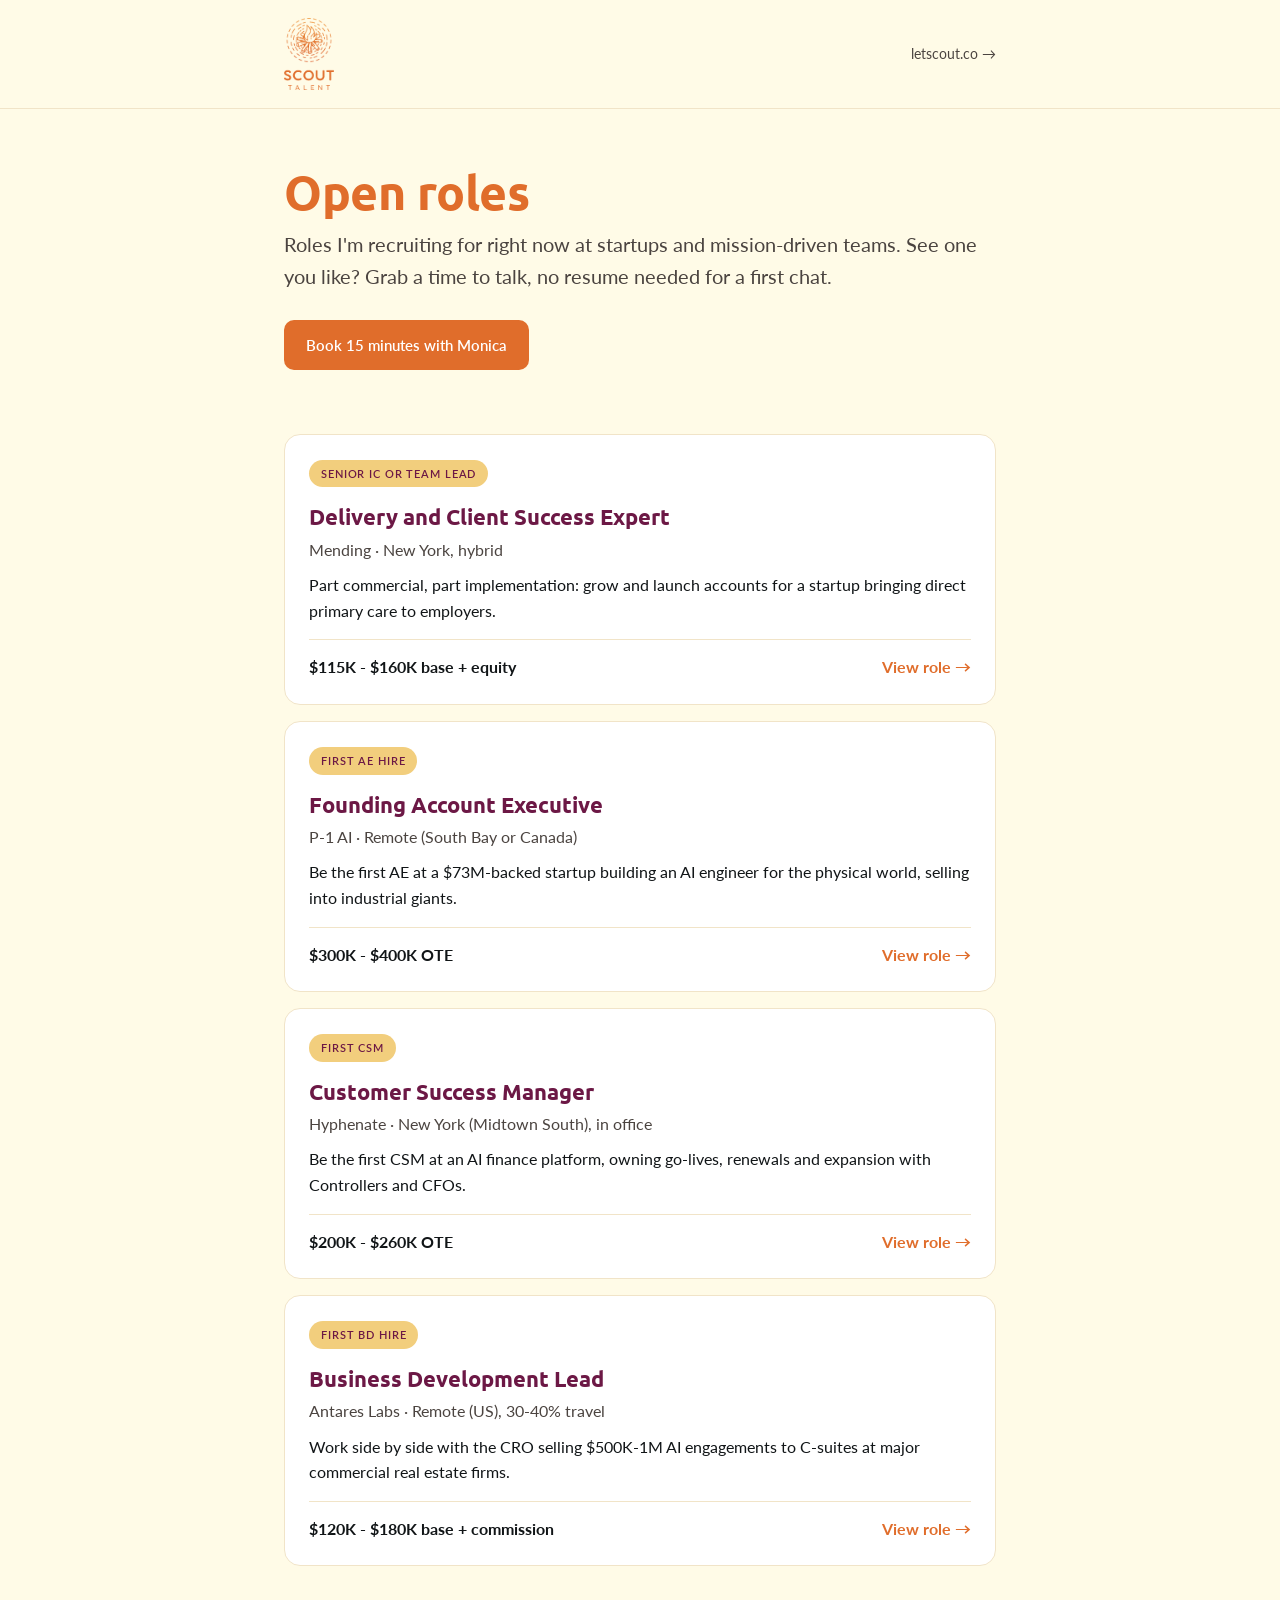
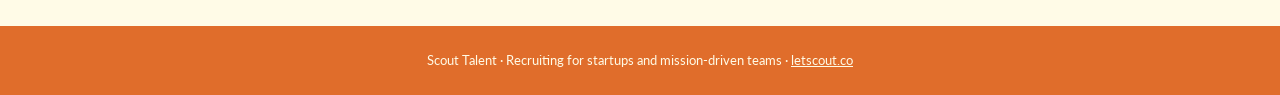
<file: index.html>
<!DOCTYPE html>
<html lang="en">
<head>
<meta charset="utf-8">
<meta name="viewport" content="width=device-width, initial-scale=1">
<title>Open Roles | Scout Talent</title>
<meta property="og:title" content="Open Roles | Scout Talent">
<link rel="icon" href="assets/logo.png">
<link rel="preconnect" href="https://fonts.googleapis.com">
<link rel="preconnect" href="https://fonts.gstatic.com" crossorigin>
<link href="https://fonts.googleapis.com/css2?family=Ubuntu:wght@500;700&family=Lato:wght@400;700&display=swap" rel="stylesheet">
<link rel="stylesheet" href="assets/style.css">
</head>
<body>

<header class="top">
  <div class="wrap">
    <a class="brand" href="./" aria-label="Scout Talent open roles">
      <img src="assets/logo.png" alt="Scout Talent logo" class="logo">
    </a>
    <a class="top-link" href="https://www.letscout.co">letscout.co &rarr;</a>
  </div>
</header>

<main class="wrap">
  <section class="hero">
    <h1>Open roles</h1>
    <p class="company">Roles I'm recruiting for right now at startups and mission-driven teams. See one you like? Grab a time to talk, no resume needed for a first chat.</p>
    <div class="cta-row" style="margin:0 0 32px">
      <a class="btn" href="https://calendar.app.google/RUinGAqwi7AAYC8A8">Book 15 minutes with Monica</a>
    </div>
  </section>
  <section class="roles">
    <a class="role-card" href="mending-delivery-client-success/">
      <span class="eyebrow">Senior IC or team lead</span>
      <div class="rc-title">Delivery and Client Success Expert</div>
      <div class="rc-co">Mending &middot; New York, hybrid</div>
      <p class="rc-blurb">Part commercial, part implementation: grow and launch accounts for a startup bringing direct primary care to employers.</p>
      <div class="rc-foot"><span class="rc-comp">$115K - $160K base + equity</span><span class="rc-link">View role &rarr;</span></div>
    </a>
    <a class="role-card" href="p1-ai-founding-ae/">
      <span class="eyebrow">First AE hire</span>
      <div class="rc-title">Founding Account Executive</div>
      <div class="rc-co">P-1 AI &middot; Remote (South Bay or Canada)</div>
      <p class="rc-blurb">Be the first AE at a $73M-backed startup building an AI engineer for the physical world, selling into industrial giants.</p>
      <div class="rc-foot"><span class="rc-comp">$300K - $400K OTE</span><span class="rc-link">View role &rarr;</span></div>
    </a>
    <a class="role-card" href="hyphenate-customer-success-manager/">
      <span class="eyebrow">First CSM</span>
      <div class="rc-title">Customer Success Manager</div>
      <div class="rc-co">Hyphenate &middot; New York (Midtown South), in office</div>
      <p class="rc-blurb">Be the first CSM at an AI finance platform, owning go-lives, renewals and expansion with Controllers and CFOs.</p>
      <div class="rc-foot"><span class="rc-comp">$200K - $260K OTE</span><span class="rc-link">View role &rarr;</span></div>
    </a>
    <a class="role-card" href="antares-labs-business-development-lead/">
      <span class="eyebrow">First BD hire</span>
      <div class="rc-title">Business Development Lead</div>
      <div class="rc-co">Antares Labs &middot; Remote (US), 30-40% travel</div>
      <p class="rc-blurb">Work side by side with the CRO selling $500K-1M AI engagements to C-suites at major commercial real estate firms.</p>
      <div class="rc-foot"><span class="rc-comp">$120K - $180K base + commission</span><span class="rc-link">View role &rarr;</span></div>
    </a>
  </section>
</main>

<footer>
  <div class="wrap">Scout Talent &middot; Recruiting for startups and mission-driven teams &middot; <a href="https://www.letscout.co">letscout.co</a></div>
</footer>

</body>
</html>
</file>
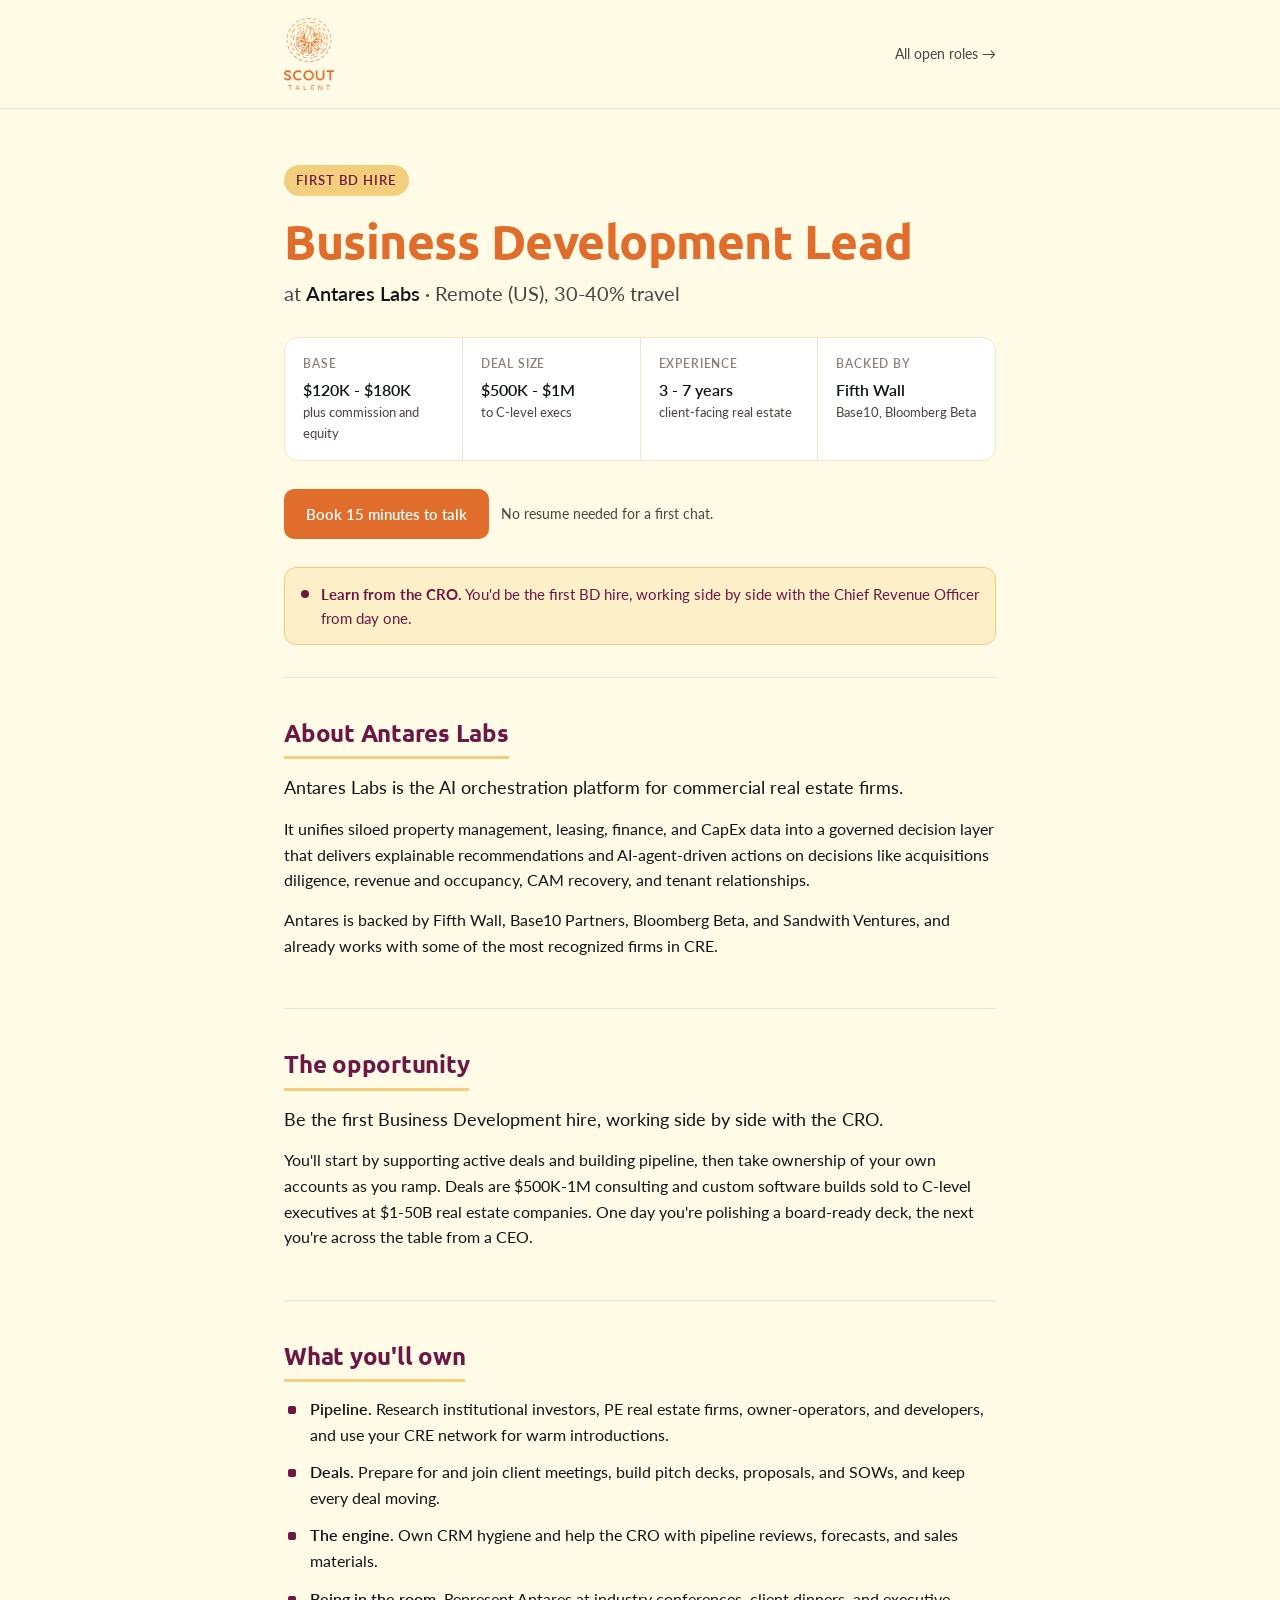
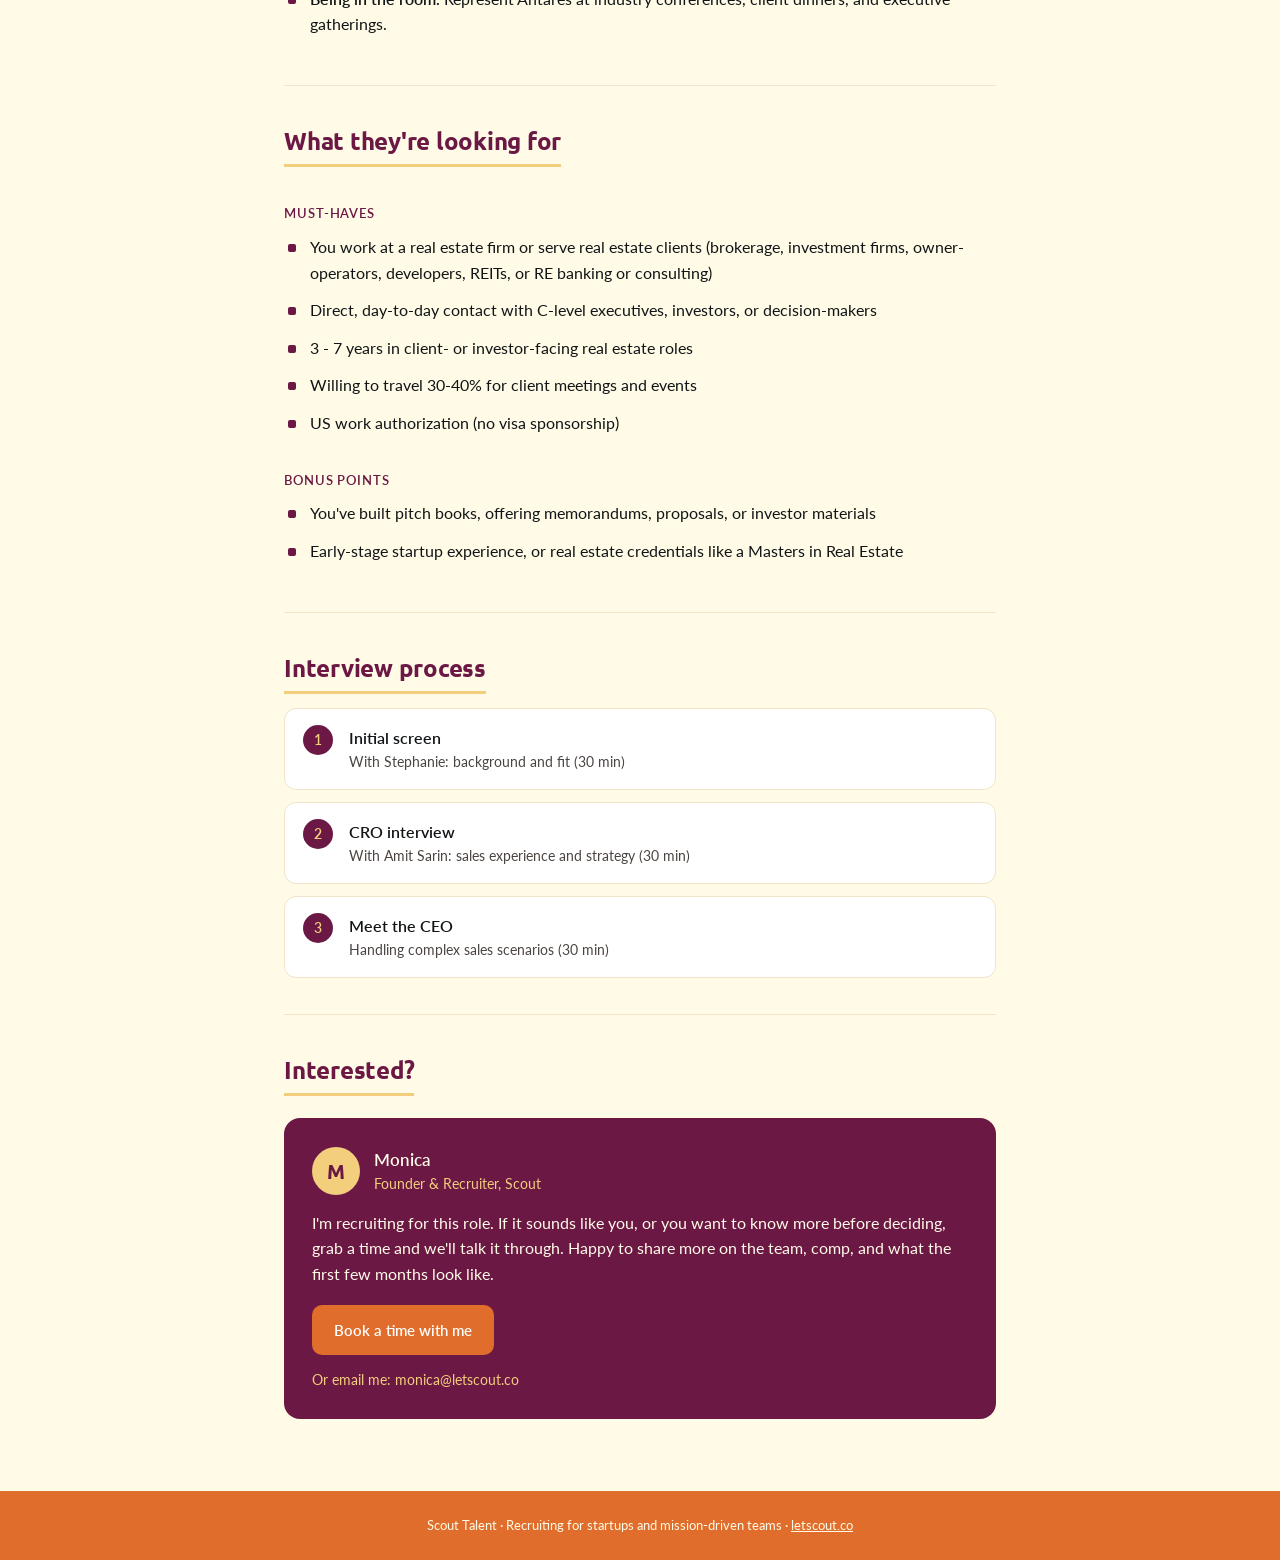
<file: antares-labs-business-development-lead/index.html>
<!DOCTYPE html>
<html lang="en">
<head>
<meta charset="utf-8">
<meta name="viewport" content="width=device-width, initial-scale=1">
<title>Business Development Lead at Antares Labs | Scout</title>
<meta property="og:title" content="Business Development Lead at Antares Labs | Scout">
<link rel="icon" href="../assets/logo.png">
<link rel="preconnect" href="https://fonts.googleapis.com">
<link rel="preconnect" href="https://fonts.gstatic.com" crossorigin>
<link href="https://fonts.googleapis.com/css2?family=Ubuntu:wght@500;700&family=Lato:wght@400;700&display=swap" rel="stylesheet">
<link rel="stylesheet" href="../assets/style.css">
</head>
<body>

<header class="top">
  <div class="wrap">
    <a class="brand" href="../" aria-label="Scout Talent open roles">
      <img src="../assets/logo.png" alt="Scout Talent logo" class="logo">
    </a>
    <a class="top-link" href="../">All open roles &rarr;</a>
  </div>
</header>

<main class="wrap">

  <section class="hero">
    <span class="eyebrow">First BD hire</span>
    <h1>Business Development Lead</h1>
    <p class="company">at <strong>Antares Labs</strong> &middot; Remote (US), 30-40% travel</p>

    <div class="facts">
      <div class="fact"><div class="k">Base</div><div class="v">$120K - $180K</div><div class="s">plus commission and equity</div></div>
      <div class="fact"><div class="k">Deal size</div><div class="v">$500K - $1M</div><div class="s">to C-level execs</div></div>
      <div class="fact"><div class="k">Experience</div><div class="v">3 - 7 years</div><div class="s">client-facing real estate</div></div>
      <div class="fact"><div class="k">Backed by</div><div class="v">Fifth Wall</div><div class="s">Base10, Bloomberg Beta</div></div>
    </div>

    <div class="cta-row">
      <a class="btn" href="https://calendar.app.google/RUinGAqwi7AAYC8A8">Book 15 minutes to talk</a>
      <span class="cta-note">No resume needed for a first chat.</span>
    </div>

    <div class="urgent">
      <span class="dot" aria-hidden="true"></span>
      <div><strong>Learn from the CRO.</strong> You&#x27;d be the first BD hire, working side by side with the Chief Revenue Officer from day one.</div>
    </div>
  </section>

  <section class="block">
    <h2>About Antares Labs</h2>
    <p class="lead">Antares Labs is the AI orchestration platform for commercial real estate firms.</p>
    <p>It unifies siloed property management, leasing, finance, and CapEx data into a governed decision layer that delivers explainable recommendations and AI-agent-driven actions on decisions like acquisitions diligence, revenue and occupancy, CAM recovery, and tenant relationships.</p>
    <p>Antares is backed by Fifth Wall, Base10 Partners, Bloomberg Beta, and Sandwith Ventures, and already works with some of the most recognized firms in CRE.</p>
  </section>

  <section class="block">
    <h2>The opportunity</h2>
    <p class="lead">Be the first Business Development hire, working side by side with the CRO.</p>
    <p>You&#x27;ll start by supporting active deals and building pipeline, then take ownership of your own accounts as you ramp. Deals are $500K-1M consulting and custom software builds sold to C-level executives at $1-50B real estate companies. One day you&#x27;re polishing a board-ready deck, the next you&#x27;re across the table from a CEO.</p>
  </section>

  <section class="block">
    <h2>What you'll own</h2>
    <ul class="clean">
      <li><strong>Pipeline.</strong> Research institutional investors, PE real estate firms, owner-operators, and developers, and use your CRE network for warm introductions.</li>
      <li><strong>Deals.</strong> Prepare for and join client meetings, build pitch decks, proposals, and SOWs, and keep every deal moving.</li>
      <li><strong>The engine.</strong> Own CRM hygiene and help the CRO with pipeline reviews, forecasts, and sales materials.</li>
      <li><strong>Being in the room.</strong> Represent Antares at industry conferences, client dinners, and executive gatherings.</li>
    </ul>
  </section>

  <section class="block">
    <h2>What they're looking for</h2>
    <div class="sub">Must-haves</div>
    <ul class="clean">
      <li>You work at a real estate firm or serve real estate clients (brokerage, investment firms, owner-operators, developers, REITs, or RE banking or consulting)</li>
      <li>Direct, day-to-day contact with C-level executives, investors, or decision-makers</li>
      <li>3 - 7 years in client- or investor-facing real estate roles</li>
      <li>Willing to travel 30-40% for client meetings and events</li>
      <li>US work authorization (no visa sponsorship)</li>
    </ul>
    <div class="sub">Bonus points</div>
    <ul class="clean">
      <li>You&#x27;ve built pitch books, offering memorandums, proposals, or investor materials</li>
      <li>Early-stage startup experience, or real estate credentials like a Masters in Real Estate</li>
    </ul>
  </section>

  <section class="block">
    <h2>Interview process</h2>
    <div class="steps">
      <div class="step"><div><div class="t">Initial screen</div><div class="d">With Stephanie: background and fit (30 min)</div></div></div>
      <div class="step"><div><div class="t">CRO interview</div><div class="d">With Amit Sarin: sales experience and strategy (30 min)</div></div></div>
      <div class="step"><div><div class="t">Meet the CEO</div><div class="d">Handling complex sales scenarios (30 min)</div></div></div>
    </div>
  </section>

  <section class="block">
    <h2>Interested?</h2>
    <div class="recruiter">
      <div class="who">
        <div class="avatar" aria-hidden="true">M</div>
        <div>
          <div class="name">Monica</div>
          <div class="role">Founder &amp; Recruiter, Scout</div>
        </div>
      </div>
      <p>I'm recruiting for this role. If it sounds like you, or you want to know more before deciding, grab a time and we'll talk it through. Happy to share more on the team, comp, and what the first few months look like.</p>
      <div class="cta-row" style="margin-top:18px">
        <a class="btn" href="https://calendar.app.google/RUinGAqwi7AAYC8A8">Book a time with me</a>
      </div>
      <div class="contact-line">Or email me: monica@letscout.co</div>
    </div>
  </section>

</main>

<footer>
  <div class="wrap">Scout Talent &middot; Recruiting for startups and mission-driven teams &middot; <a href="https://www.letscout.co">letscout.co</a></div>
</footer>

</body>
</html>
</file>
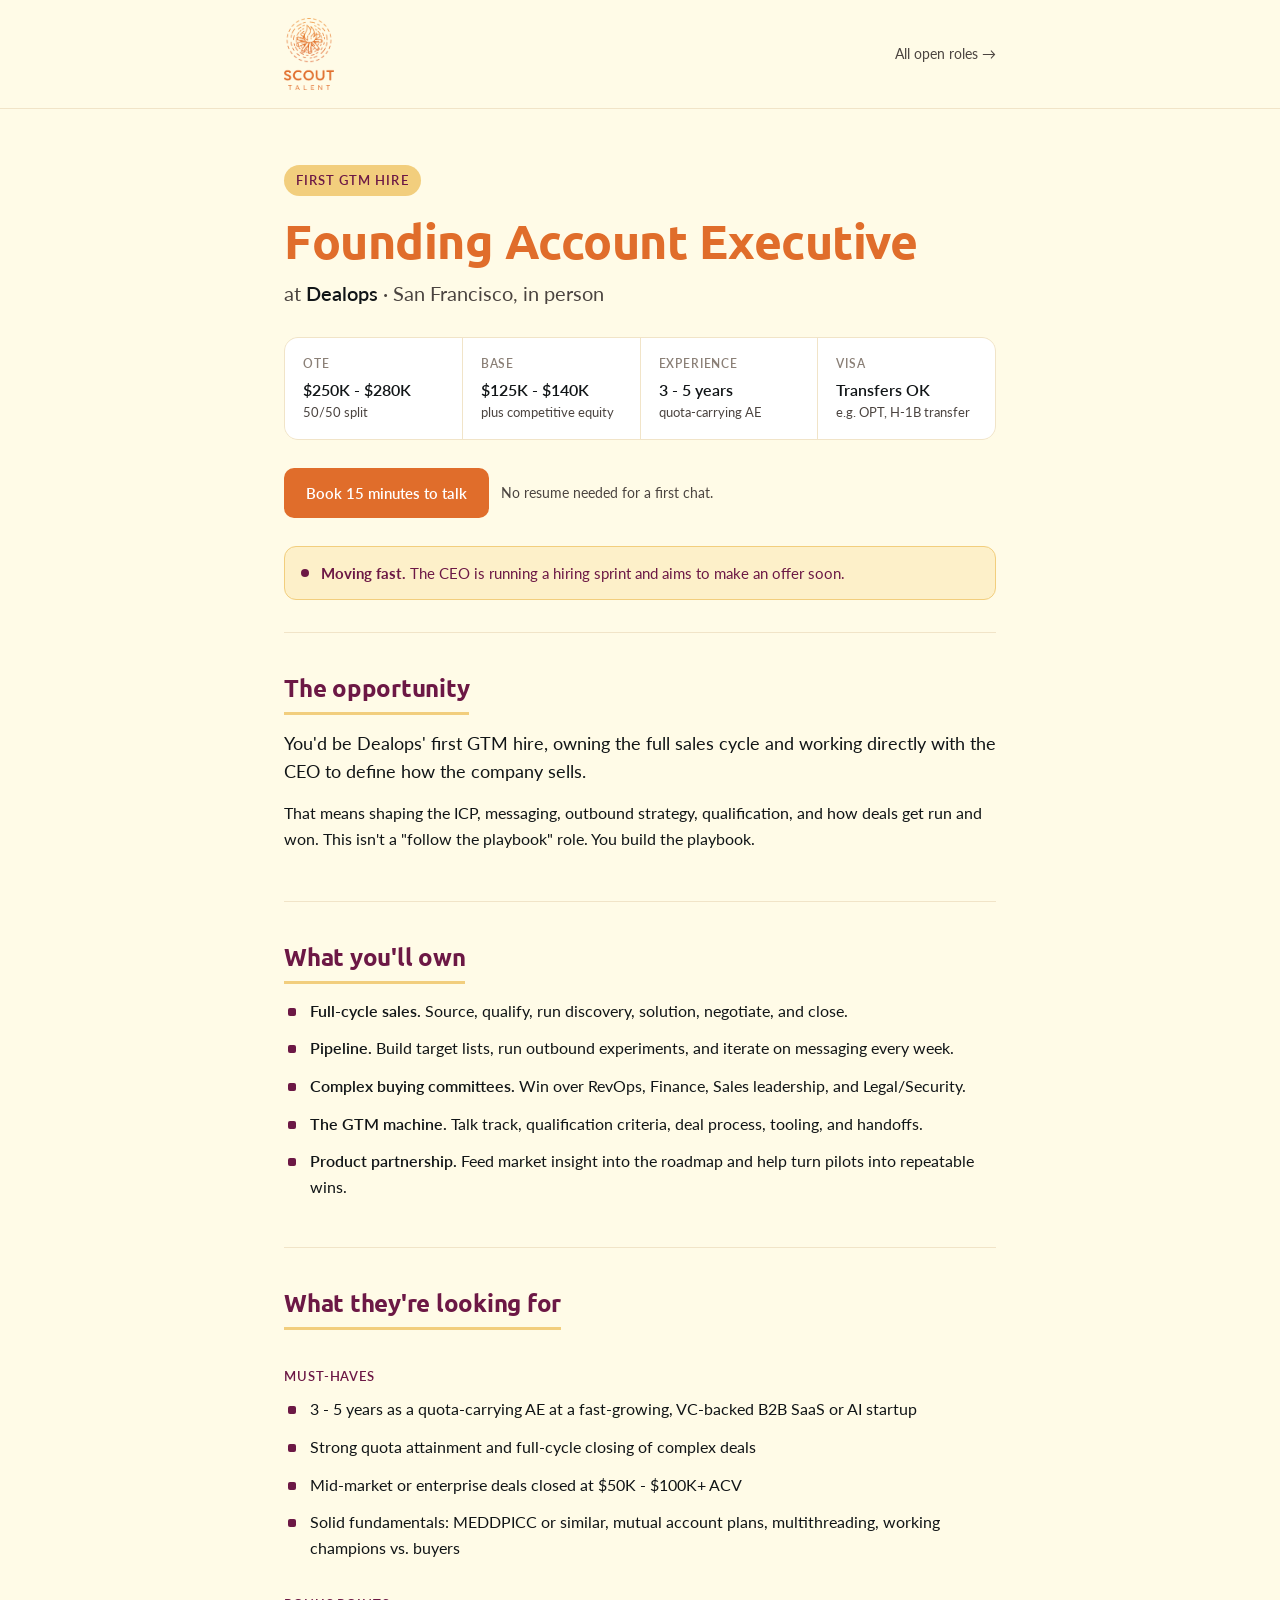
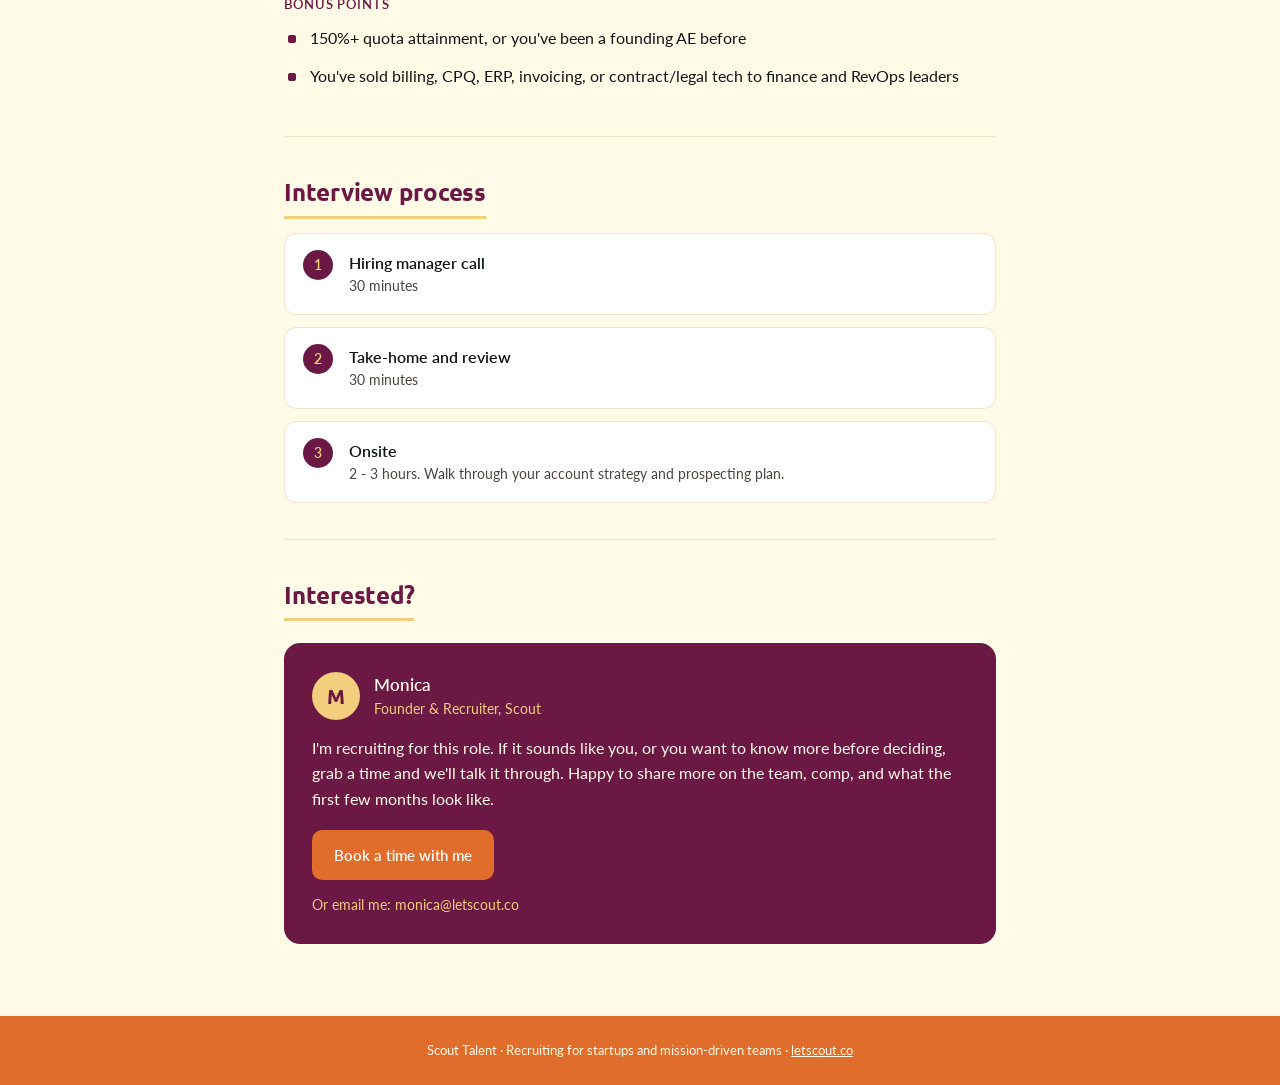
<file: dealops-founding-ae/index.html>
<!DOCTYPE html>
<html lang="en">
<head>
<meta charset="utf-8">
<meta name="viewport" content="width=device-width, initial-scale=1">
<title>Founding Account Executive at Dealops | Scout</title>
<meta property="og:title" content="Founding Account Executive at Dealops | Scout">
<link rel="icon" href="../assets/logo.png">
<link rel="preconnect" href="https://fonts.googleapis.com">
<link rel="preconnect" href="https://fonts.gstatic.com" crossorigin>
<link href="https://fonts.googleapis.com/css2?family=Ubuntu:wght@500;700&family=Lato:wght@400;700&display=swap" rel="stylesheet">
<link rel="stylesheet" href="../assets/style.css">
</head>
<body>

<header class="top">
  <div class="wrap">
    <a class="brand" href="../" aria-label="Scout Talent open roles">
      <img src="../assets/logo.png" alt="Scout Talent logo" class="logo">
    </a>
    <a class="top-link" href="../">All open roles &rarr;</a>
  </div>
</header>

<main class="wrap">

  <section class="hero">
    <span class="eyebrow">First GTM hire</span>
    <h1>Founding Account Executive</h1>
    <p class="company">at <strong>Dealops</strong> &middot; San Francisco, in person</p>

    <div class="facts">
      <div class="fact"><div class="k">OTE</div><div class="v">$250K - $280K</div><div class="s">50/50 split</div></div>
      <div class="fact"><div class="k">Base</div><div class="v">$125K - $140K</div><div class="s">plus competitive equity</div></div>
      <div class="fact"><div class="k">Experience</div><div class="v">3 - 5 years</div><div class="s">quota-carrying AE</div></div>
      <div class="fact"><div class="k">Visa</div><div class="v">Transfers OK</div><div class="s">e.g. OPT, H-1B transfer</div></div>
    </div>

    <div class="cta-row">
      <a class="btn" href="https://calendar.app.google/RUinGAqwi7AAYC8A8">Book 15 minutes to talk</a>
      <span class="cta-note">No resume needed for a first chat.</span>
    </div>

    <div class="urgent">
      <span class="dot" aria-hidden="true"></span>
      <div><strong>Moving fast.</strong> The CEO is running a hiring sprint and aims to make an offer soon.</div>
    </div>
  </section>

  <section class="block">
    <h2>The opportunity</h2>
    <p class="lead">You&#x27;d be Dealops&#x27; first GTM hire, owning the full sales cycle and working directly with the CEO to define how the company sells.</p>
    <p>That means shaping the ICP, messaging, outbound strategy, qualification, and how deals get run and won. This isn&#x27;t a &quot;follow the playbook&quot; role. You build the playbook.</p>
  </section>

  <section class="block">
    <h2>What you'll own</h2>
    <ul class="clean">
      <li><strong>Full-cycle sales.</strong> Source, qualify, run discovery, solution, negotiate, and close.</li>
      <li><strong>Pipeline.</strong> Build target lists, run outbound experiments, and iterate on messaging every week.</li>
      <li><strong>Complex buying committees.</strong> Win over RevOps, Finance, Sales leadership, and Legal/Security.</li>
      <li><strong>The GTM machine.</strong> Talk track, qualification criteria, deal process, tooling, and handoffs.</li>
      <li><strong>Product partnership.</strong> Feed market insight into the roadmap and help turn pilots into repeatable wins.</li>
    </ul>
  </section>

  <section class="block">
    <h2>What they're looking for</h2>
    <div class="sub">Must-haves</div>
    <ul class="clean">
      <li>3 - 5 years as a quota-carrying AE at a fast-growing, VC-backed B2B SaaS or AI startup</li>
      <li>Strong quota attainment and full-cycle closing of complex deals</li>
      <li>Mid-market or enterprise deals closed at $50K - $100K+ ACV</li>
      <li>Solid fundamentals: MEDDPICC or similar, mutual account plans, multithreading, working champions vs. buyers</li>
    </ul>
    <div class="sub">Bonus points</div>
    <ul class="clean">
      <li>150%+ quota attainment, or you&#x27;ve been a founding AE before</li>
      <li>You&#x27;ve sold billing, CPQ, ERP, invoicing, or contract/legal tech to finance and RevOps leaders</li>
    </ul>
  </section>

  <section class="block">
    <h2>Interview process</h2>
    <div class="steps">
      <div class="step"><div><div class="t">Hiring manager call</div><div class="d">30 minutes</div></div></div>
      <div class="step"><div><div class="t">Take-home and review</div><div class="d">30 minutes</div></div></div>
      <div class="step"><div><div class="t">Onsite</div><div class="d">2 - 3 hours. Walk through your account strategy and prospecting plan.</div></div></div>
    </div>
  </section>

  <section class="block">
    <h2>Interested?</h2>
    <div class="recruiter">
      <div class="who">
        <div class="avatar" aria-hidden="true">M</div>
        <div>
          <div class="name">Monica</div>
          <div class="role">Founder &amp; Recruiter, Scout</div>
        </div>
      </div>
      <p>I'm recruiting for this role. If it sounds like you, or you want to know more before deciding, grab a time and we'll talk it through. Happy to share more on the team, comp, and what the first few months look like.</p>
      <div class="cta-row" style="margin-top:18px">
        <a class="btn" href="https://calendar.app.google/RUinGAqwi7AAYC8A8">Book a time with me</a>
      </div>
      <div class="contact-line">Or email me: monica@letscout.co</div>
    </div>
  </section>

</main>

<footer>
  <div class="wrap">Scout Talent &middot; Recruiting for startups and mission-driven teams &middot; <a href="https://www.letscout.co">letscout.co</a></div>
</footer>

</body>
</html>
</file>
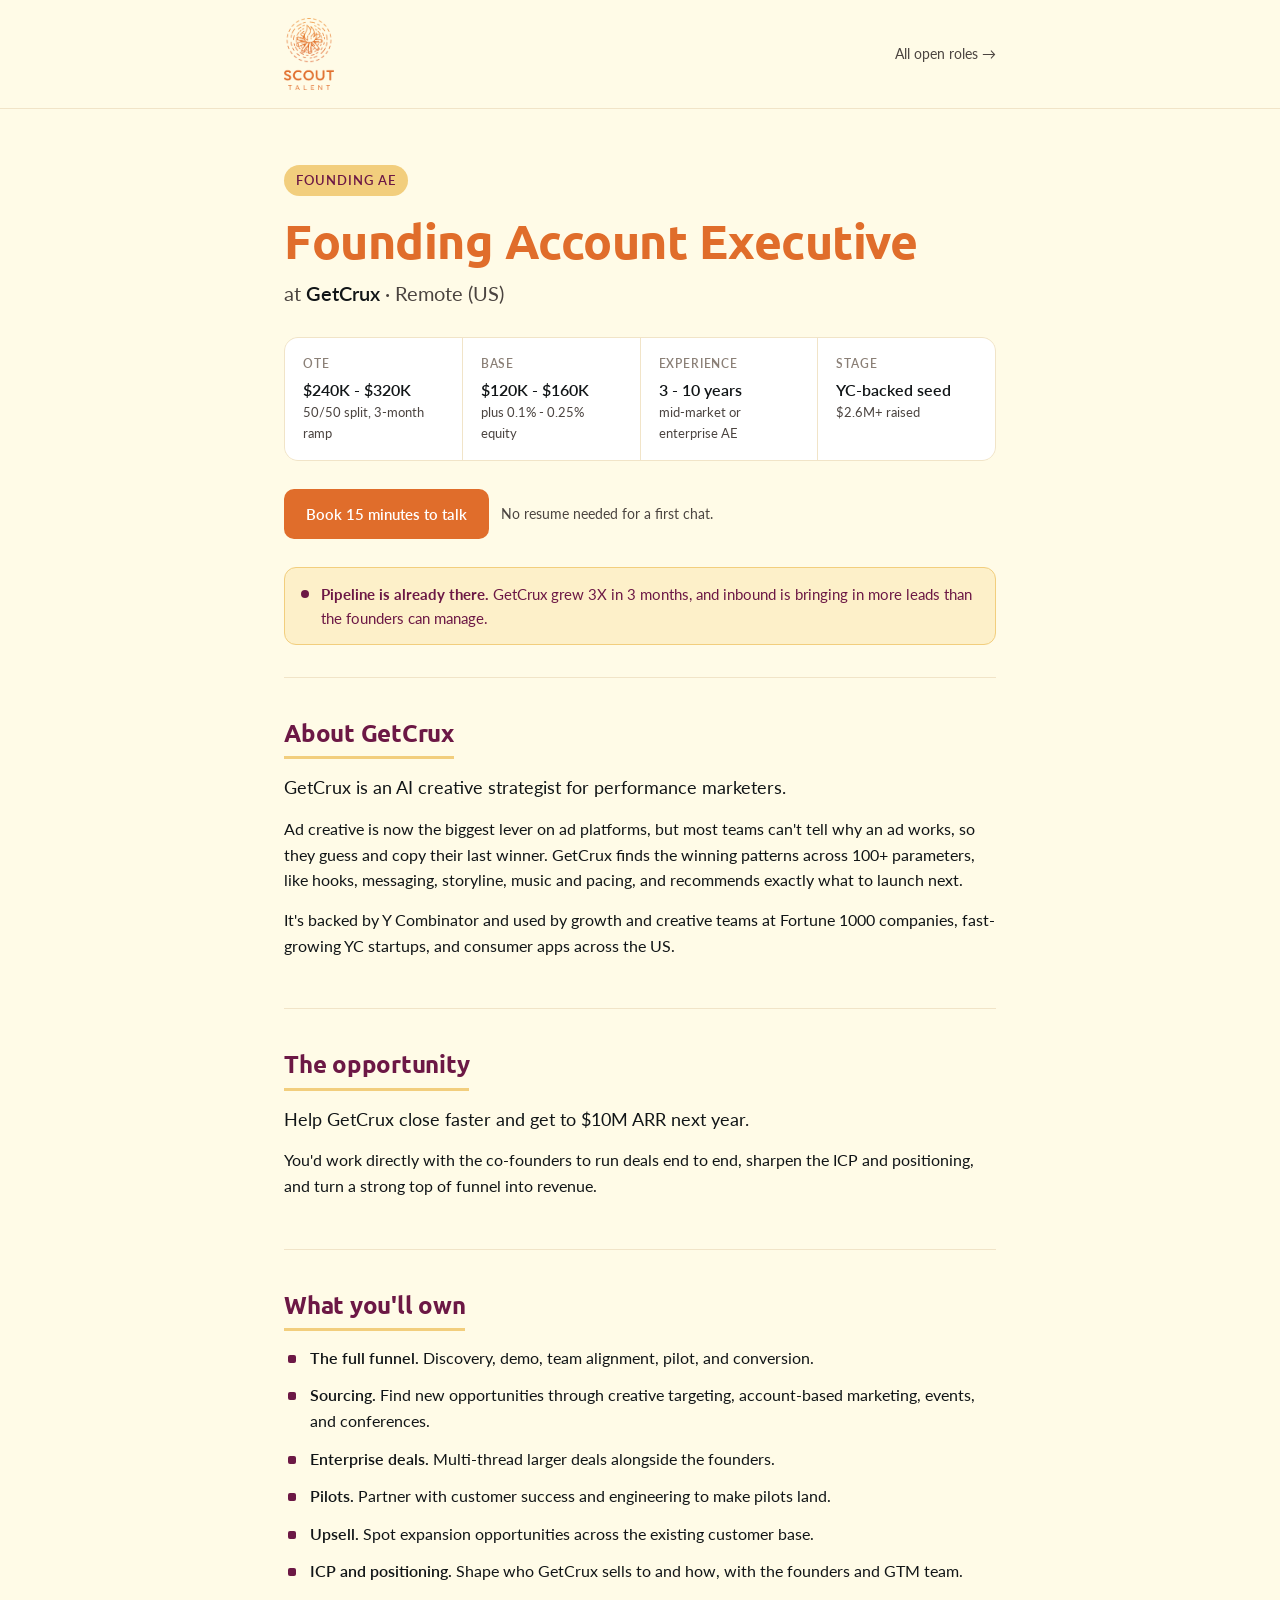
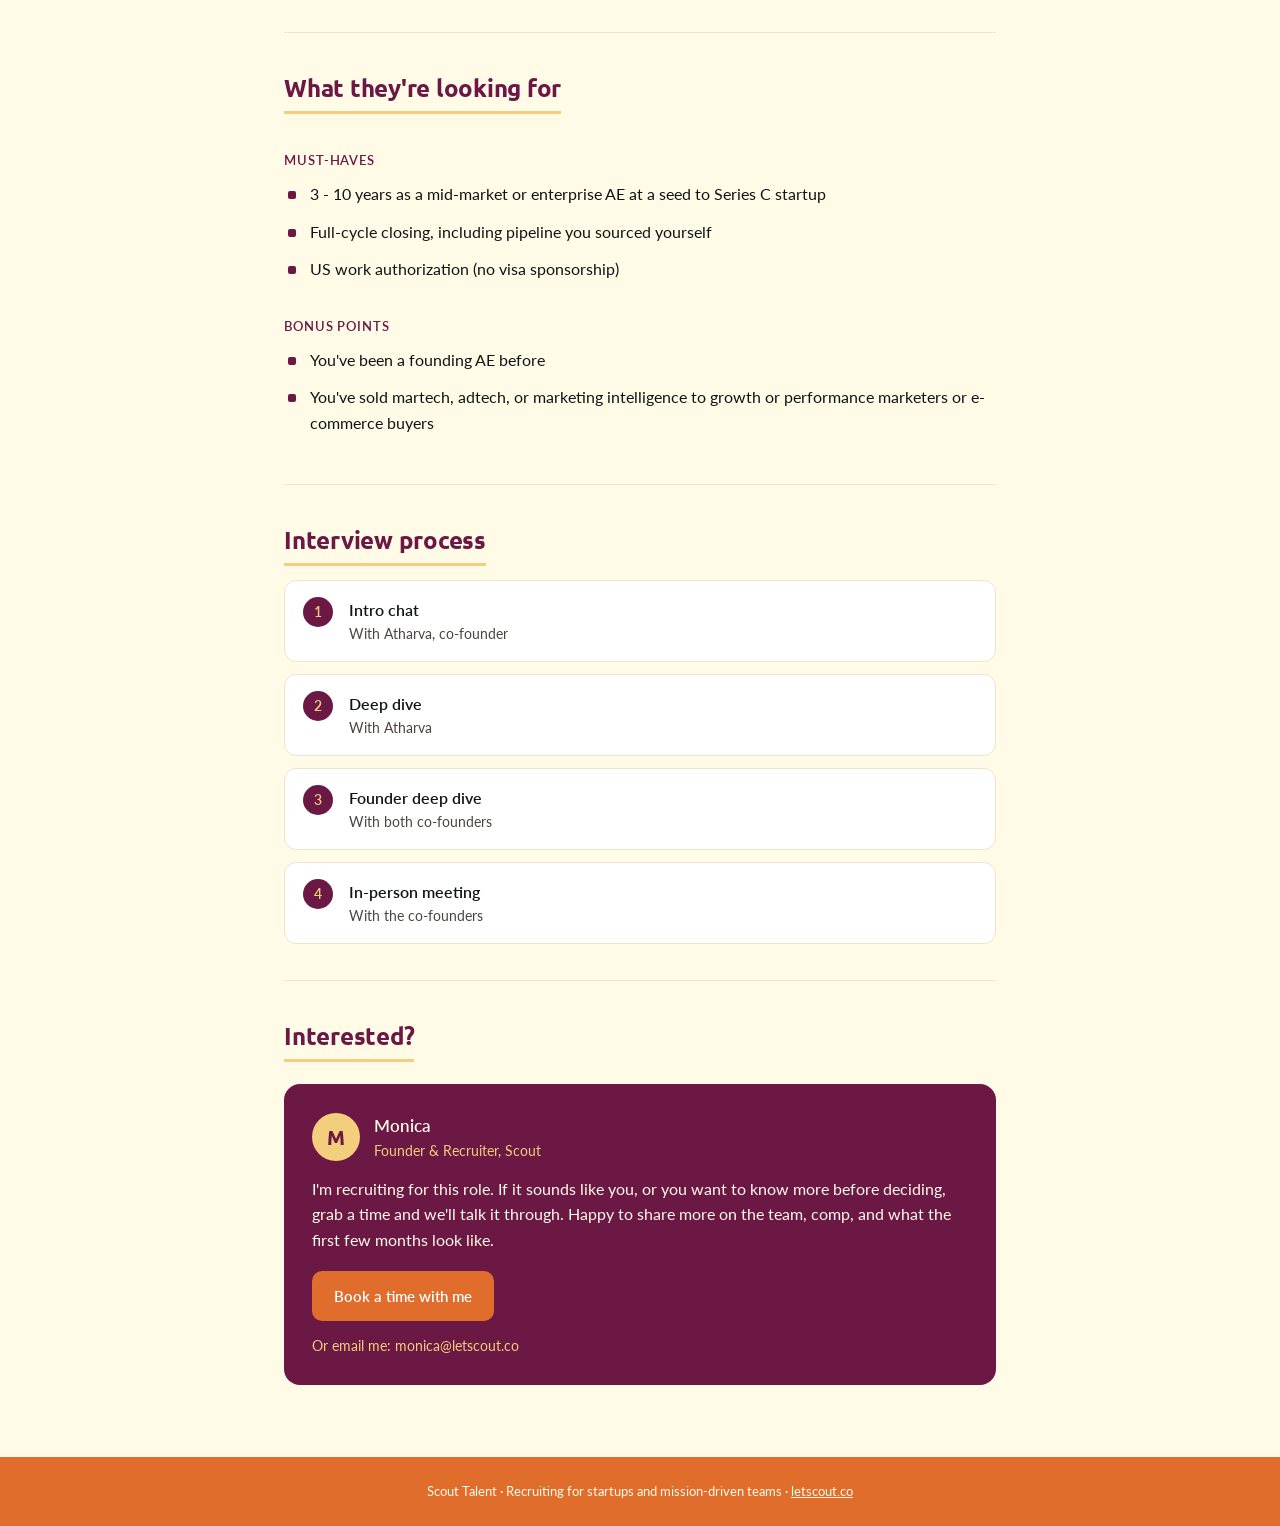
<file: getcrux-founding-ae/index.html>
<!DOCTYPE html>
<html lang="en">
<head>
<meta charset="utf-8">
<meta name="viewport" content="width=device-width, initial-scale=1">
<title>Founding Account Executive at GetCrux | Scout</title>
<meta property="og:title" content="Founding Account Executive at GetCrux | Scout">
<link rel="icon" href="../assets/logo.png">
<link rel="preconnect" href="https://fonts.googleapis.com">
<link rel="preconnect" href="https://fonts.gstatic.com" crossorigin>
<link href="https://fonts.googleapis.com/css2?family=Ubuntu:wght@500;700&family=Lato:wght@400;700&display=swap" rel="stylesheet">
<link rel="stylesheet" href="../assets/style.css">
</head>
<body>

<header class="top">
  <div class="wrap">
    <a class="brand" href="../" aria-label="Scout Talent open roles">
      <img src="../assets/logo.png" alt="Scout Talent logo" class="logo">
    </a>
    <a class="top-link" href="../">All open roles &rarr;</a>
  </div>
</header>

<main class="wrap">

  <section class="hero">
    <span class="eyebrow">Founding AE</span>
    <h1>Founding Account Executive</h1>
    <p class="company">at <strong>GetCrux</strong> &middot; Remote (US)</p>

    <div class="facts">
      <div class="fact"><div class="k">OTE</div><div class="v">$240K - $320K</div><div class="s">50/50 split, 3-month ramp</div></div>
      <div class="fact"><div class="k">Base</div><div class="v">$120K - $160K</div><div class="s">plus 0.1% - 0.25% equity</div></div>
      <div class="fact"><div class="k">Experience</div><div class="v">3 - 10 years</div><div class="s">mid-market or enterprise AE</div></div>
      <div class="fact"><div class="k">Stage</div><div class="v">YC-backed seed</div><div class="s">$2.6M+ raised</div></div>
    </div>

    <div class="cta-row">
      <a class="btn" href="https://calendar.app.google/RUinGAqwi7AAYC8A8">Book 15 minutes to talk</a>
      <span class="cta-note">No resume needed for a first chat.</span>
    </div>

    <div class="urgent">
      <span class="dot" aria-hidden="true"></span>
      <div><strong>Pipeline is already there.</strong> GetCrux grew 3X in 3 months, and inbound is bringing in more leads than the founders can manage.</div>
    </div>
  </section>

  <section class="block">
    <h2>About GetCrux</h2>
    <p class="lead">GetCrux is an AI creative strategist for performance marketers.</p>
    <p>Ad creative is now the biggest lever on ad platforms, but most teams can&#x27;t tell why an ad works, so they guess and copy their last winner. GetCrux finds the winning patterns across 100+ parameters, like hooks, messaging, storyline, music and pacing, and recommends exactly what to launch next.</p>
    <p>It&#x27;s backed by Y Combinator and used by growth and creative teams at Fortune 1000 companies, fast-growing YC startups, and consumer apps across the US.</p>
  </section>

  <section class="block">
    <h2>The opportunity</h2>
    <p class="lead">Help GetCrux close faster and get to $10M ARR next year.</p>
    <p>You&#x27;d work directly with the co-founders to run deals end to end, sharpen the ICP and positioning, and turn a strong top of funnel into revenue.</p>
  </section>

  <section class="block">
    <h2>What you'll own</h2>
    <ul class="clean">
      <li><strong>The full funnel.</strong> Discovery, demo, team alignment, pilot, and conversion.</li>
      <li><strong>Sourcing.</strong> Find new opportunities through creative targeting, account-based marketing, events, and conferences.</li>
      <li><strong>Enterprise deals.</strong> Multi-thread larger deals alongside the founders.</li>
      <li><strong>Pilots.</strong> Partner with customer success and engineering to make pilots land.</li>
      <li><strong>Upsell.</strong> Spot expansion opportunities across the existing customer base.</li>
      <li><strong>ICP and positioning.</strong> Shape who GetCrux sells to and how, with the founders and GTM team.</li>
    </ul>
  </section>

  <section class="block">
    <h2>What they're looking for</h2>
    <div class="sub">Must-haves</div>
    <ul class="clean">
      <li>3 - 10 years as a mid-market or enterprise AE at a seed to Series C startup</li>
      <li>Full-cycle closing, including pipeline you sourced yourself</li>
      <li>US work authorization (no visa sponsorship)</li>
    </ul>
    <div class="sub">Bonus points</div>
    <ul class="clean">
      <li>You&#x27;ve been a founding AE before</li>
      <li>You&#x27;ve sold martech, adtech, or marketing intelligence to growth or performance marketers or e-commerce buyers</li>
    </ul>
  </section>

  <section class="block">
    <h2>Interview process</h2>
    <div class="steps">
      <div class="step"><div><div class="t">Intro chat</div><div class="d">With Atharva, co-founder</div></div></div>
      <div class="step"><div><div class="t">Deep dive</div><div class="d">With Atharva</div></div></div>
      <div class="step"><div><div class="t">Founder deep dive</div><div class="d">With both co-founders</div></div></div>
      <div class="step"><div><div class="t">In-person meeting</div><div class="d">With the co-founders</div></div></div>
    </div>
  </section>

  <section class="block">
    <h2>Interested?</h2>
    <div class="recruiter">
      <div class="who">
        <div class="avatar" aria-hidden="true">M</div>
        <div>
          <div class="name">Monica</div>
          <div class="role">Founder &amp; Recruiter, Scout</div>
        </div>
      </div>
      <p>I'm recruiting for this role. If it sounds like you, or you want to know more before deciding, grab a time and we'll talk it through. Happy to share more on the team, comp, and what the first few months look like.</p>
      <div class="cta-row" style="margin-top:18px">
        <a class="btn" href="https://calendar.app.google/RUinGAqwi7AAYC8A8">Book a time with me</a>
      </div>
      <div class="contact-line">Or email me: monica@letscout.co</div>
    </div>
  </section>

</main>

<footer>
  <div class="wrap">Scout Talent &middot; Recruiting for startups and mission-driven teams &middot; <a href="https://www.letscout.co">letscout.co</a></div>
</footer>

</body>
</html>
</file>
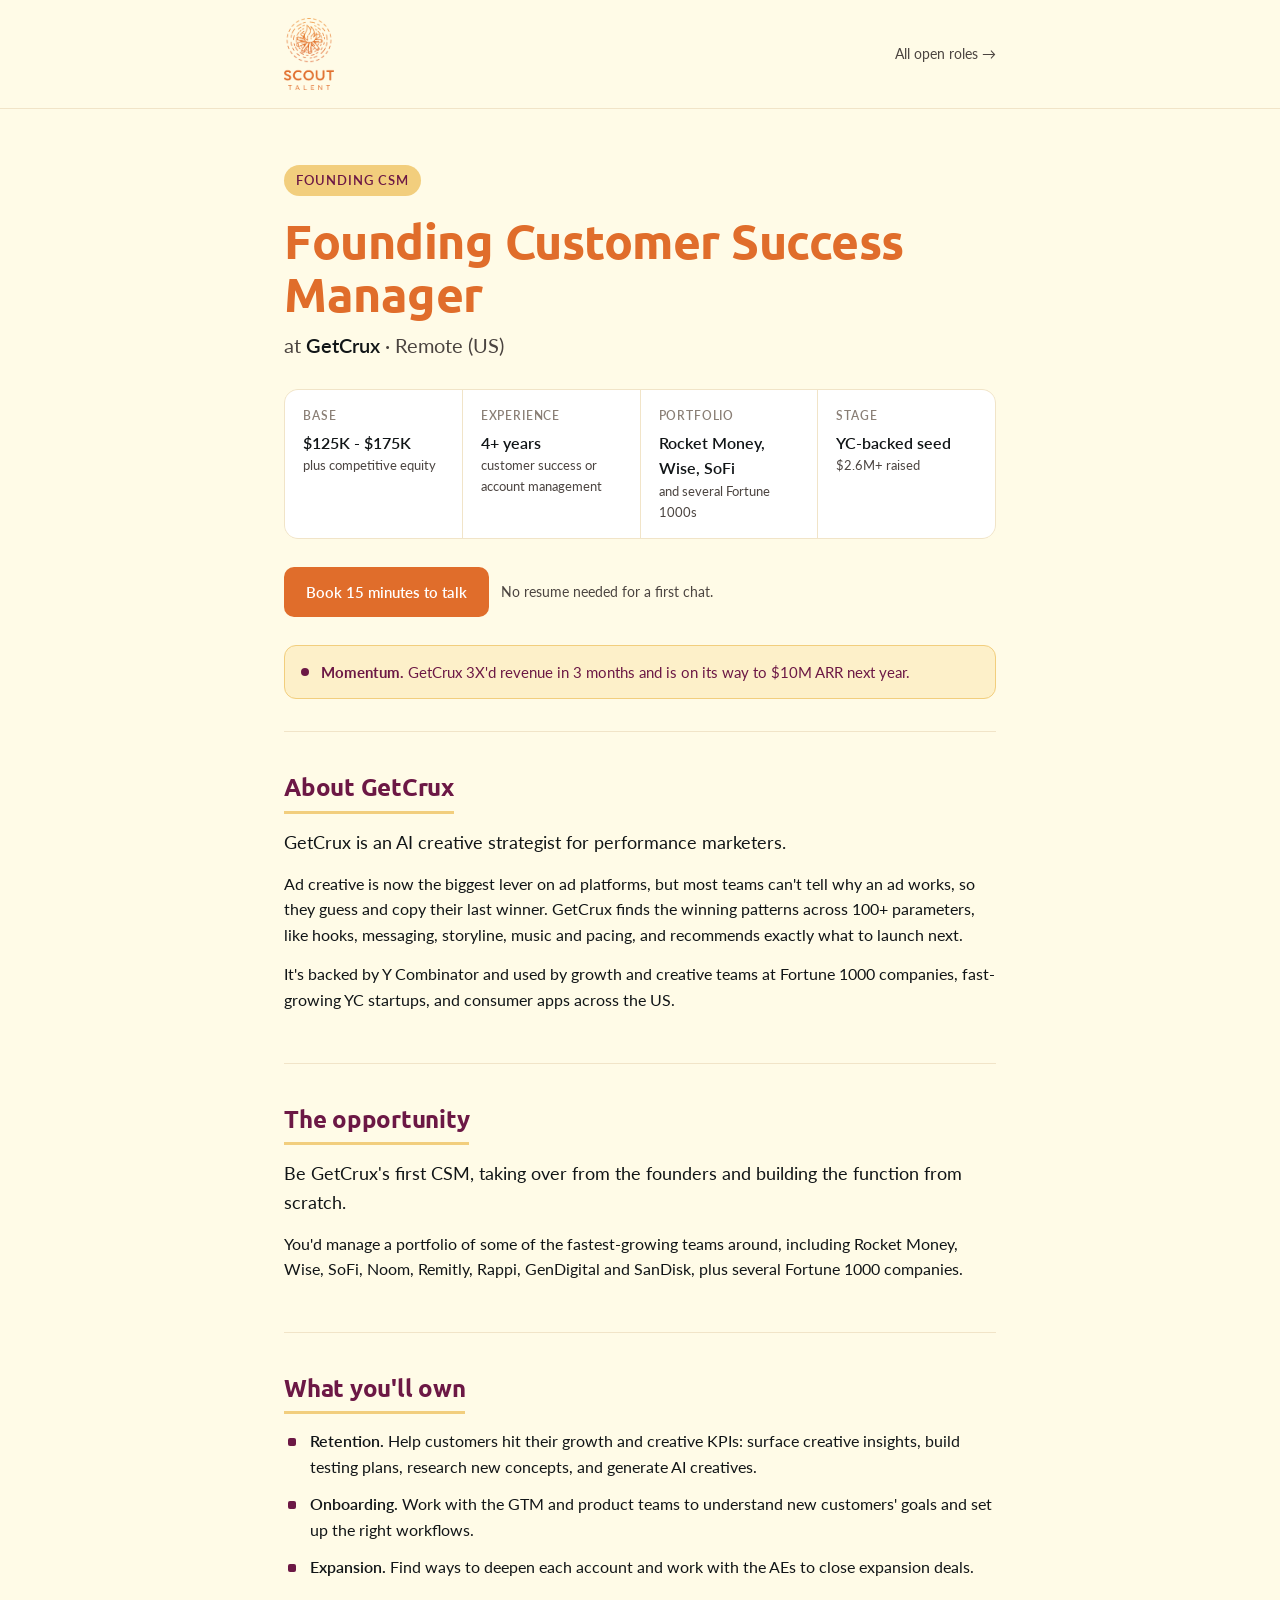
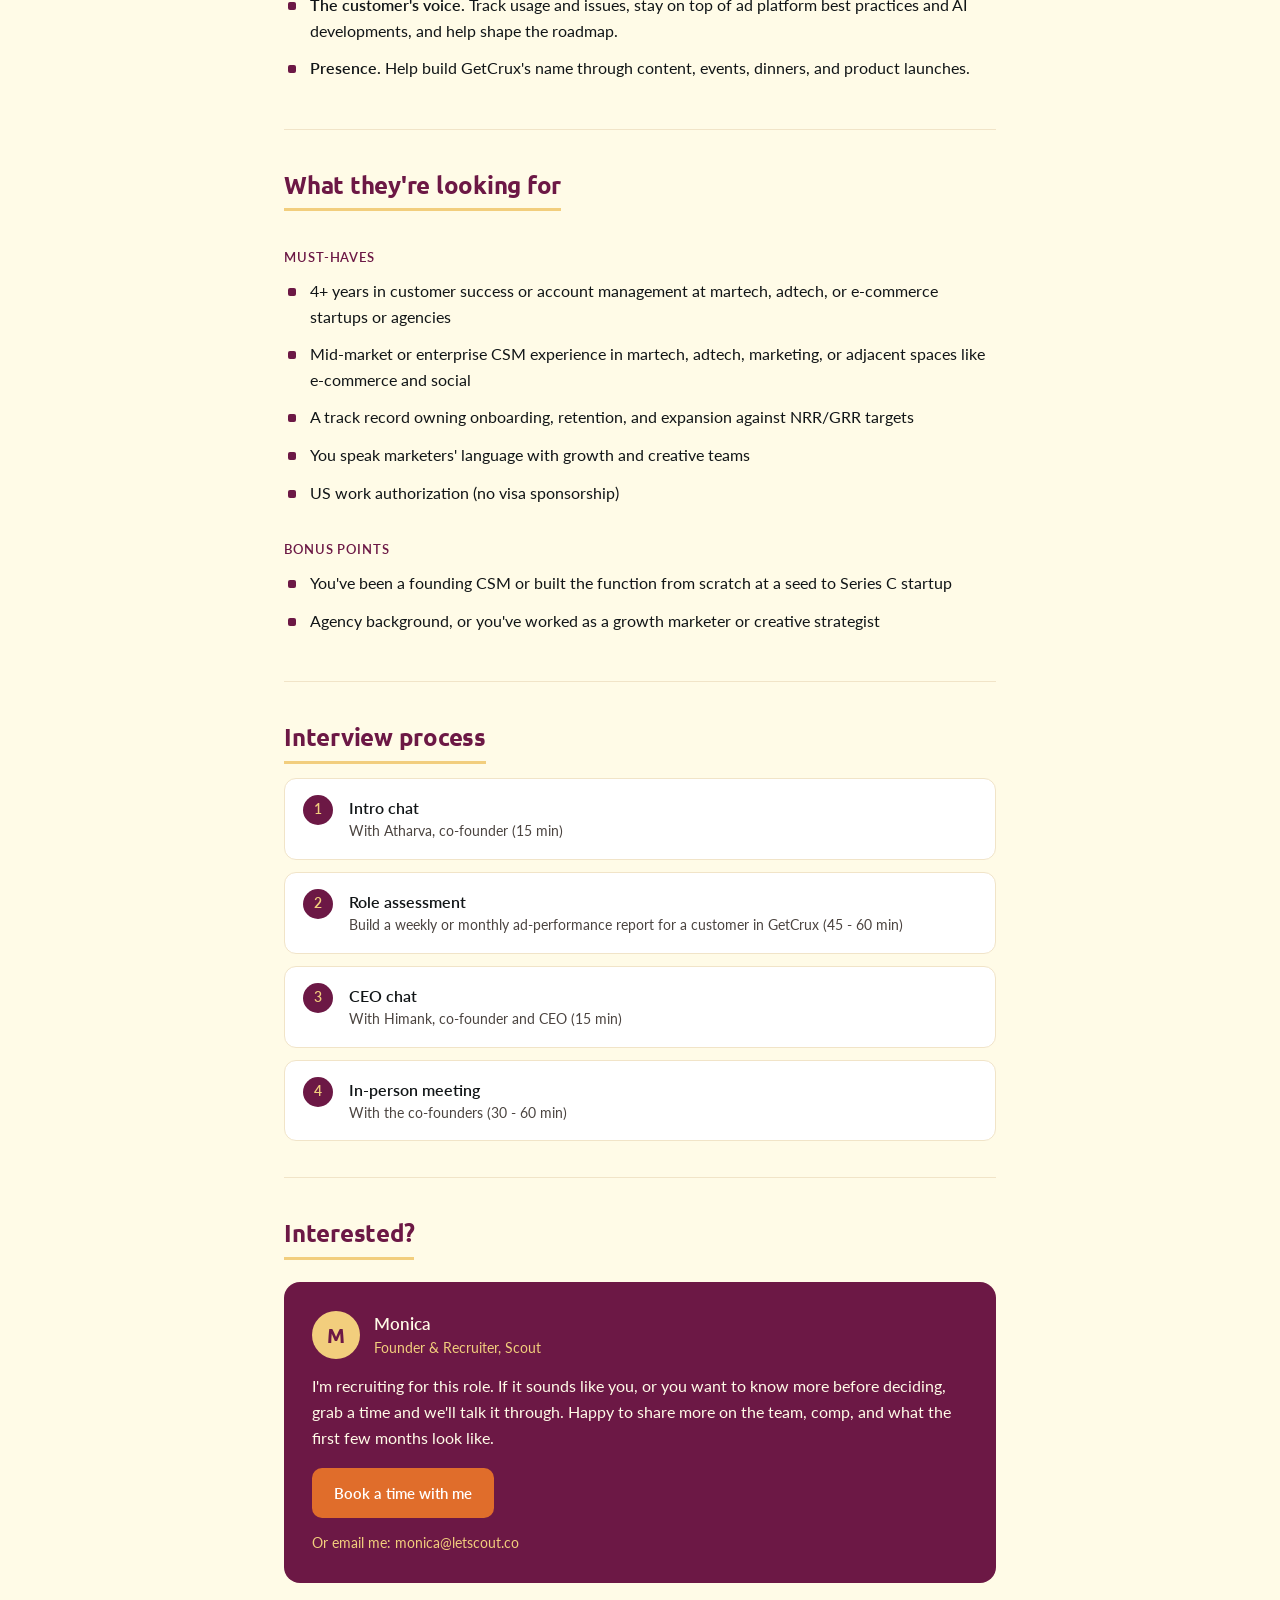
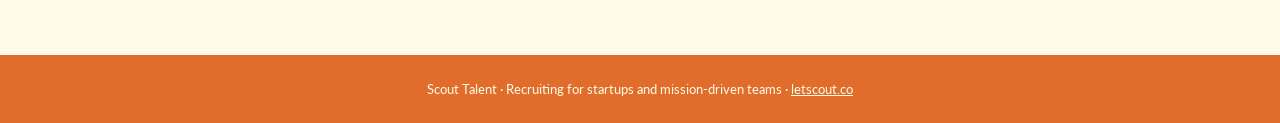
<file: getcrux-founding-csm/index.html>
<!DOCTYPE html>
<html lang="en">
<head>
<meta charset="utf-8">
<meta name="viewport" content="width=device-width, initial-scale=1">
<title>Founding Customer Success Manager at GetCrux | Scout</title>
<meta property="og:title" content="Founding Customer Success Manager at GetCrux | Scout">
<link rel="icon" href="../assets/logo.png">
<link rel="preconnect" href="https://fonts.googleapis.com">
<link rel="preconnect" href="https://fonts.gstatic.com" crossorigin>
<link href="https://fonts.googleapis.com/css2?family=Ubuntu:wght@500;700&family=Lato:wght@400;700&display=swap" rel="stylesheet">
<link rel="stylesheet" href="../assets/style.css">
</head>
<body>

<header class="top">
  <div class="wrap">
    <a class="brand" href="../" aria-label="Scout Talent open roles">
      <img src="../assets/logo.png" alt="Scout Talent logo" class="logo">
    </a>
    <a class="top-link" href="../">All open roles &rarr;</a>
  </div>
</header>

<main class="wrap">

  <section class="hero">
    <span class="eyebrow">Founding CSM</span>
    <h1>Founding Customer Success Manager</h1>
    <p class="company">at <strong>GetCrux</strong> &middot; Remote (US)</p>

    <div class="facts">
      <div class="fact"><div class="k">Base</div><div class="v">$125K - $175K</div><div class="s">plus competitive equity</div></div>
      <div class="fact"><div class="k">Experience</div><div class="v">4+ years</div><div class="s">customer success or account management</div></div>
      <div class="fact"><div class="k">Portfolio</div><div class="v">Rocket Money, Wise, SoFi</div><div class="s">and several Fortune 1000s</div></div>
      <div class="fact"><div class="k">Stage</div><div class="v">YC-backed seed</div><div class="s">$2.6M+ raised</div></div>
    </div>

    <div class="cta-row">
      <a class="btn" href="https://calendar.app.google/RUinGAqwi7AAYC8A8">Book 15 minutes to talk</a>
      <span class="cta-note">No resume needed for a first chat.</span>
    </div>

    <div class="urgent">
      <span class="dot" aria-hidden="true"></span>
      <div><strong>Momentum.</strong> GetCrux 3X&#x27;d revenue in 3 months and is on its way to $10M ARR next year.</div>
    </div>
  </section>

  <section class="block">
    <h2>About GetCrux</h2>
    <p class="lead">GetCrux is an AI creative strategist for performance marketers.</p>
    <p>Ad creative is now the biggest lever on ad platforms, but most teams can&#x27;t tell why an ad works, so they guess and copy their last winner. GetCrux finds the winning patterns across 100+ parameters, like hooks, messaging, storyline, music and pacing, and recommends exactly what to launch next.</p>
    <p>It&#x27;s backed by Y Combinator and used by growth and creative teams at Fortune 1000 companies, fast-growing YC startups, and consumer apps across the US.</p>
  </section>

  <section class="block">
    <h2>The opportunity</h2>
    <p class="lead">Be GetCrux&#x27;s first CSM, taking over from the founders and building the function from scratch.</p>
    <p>You&#x27;d manage a portfolio of some of the fastest-growing teams around, including Rocket Money, Wise, SoFi, Noom, Remitly, Rappi, GenDigital and SanDisk, plus several Fortune 1000 companies.</p>
  </section>

  <section class="block">
    <h2>What you'll own</h2>
    <ul class="clean">
      <li><strong>Retention.</strong> Help customers hit their growth and creative KPIs: surface creative insights, build testing plans, research new concepts, and generate AI creatives.</li>
      <li><strong>Onboarding.</strong> Work with the GTM and product teams to understand new customers&#x27; goals and set up the right workflows.</li>
      <li><strong>Expansion.</strong> Find ways to deepen each account and work with the AEs to close expansion deals.</li>
      <li><strong>The customer&#x27;s voice.</strong> Track usage and issues, stay on top of ad platform best practices and AI developments, and help shape the roadmap.</li>
      <li><strong>Presence.</strong> Help build GetCrux&#x27;s name through content, events, dinners, and product launches.</li>
    </ul>
  </section>

  <section class="block">
    <h2>What they're looking for</h2>
    <div class="sub">Must-haves</div>
    <ul class="clean">
      <li>4+ years in customer success or account management at martech, adtech, or e-commerce startups or agencies</li>
      <li>Mid-market or enterprise CSM experience in martech, adtech, marketing, or adjacent spaces like e-commerce and social</li>
      <li>A track record owning onboarding, retention, and expansion against NRR/GRR targets</li>
      <li>You speak marketers&#x27; language with growth and creative teams</li>
      <li>US work authorization (no visa sponsorship)</li>
    </ul>
    <div class="sub">Bonus points</div>
    <ul class="clean">
      <li>You&#x27;ve been a founding CSM or built the function from scratch at a seed to Series C startup</li>
      <li>Agency background, or you&#x27;ve worked as a growth marketer or creative strategist</li>
    </ul>
  </section>

  <section class="block">
    <h2>Interview process</h2>
    <div class="steps">
      <div class="step"><div><div class="t">Intro chat</div><div class="d">With Atharva, co-founder (15 min)</div></div></div>
      <div class="step"><div><div class="t">Role assessment</div><div class="d">Build a weekly or monthly ad-performance report for a customer in GetCrux (45 - 60 min)</div></div></div>
      <div class="step"><div><div class="t">CEO chat</div><div class="d">With Himank, co-founder and CEO (15 min)</div></div></div>
      <div class="step"><div><div class="t">In-person meeting</div><div class="d">With the co-founders (30 - 60 min)</div></div></div>
    </div>
  </section>

  <section class="block">
    <h2>Interested?</h2>
    <div class="recruiter">
      <div class="who">
        <div class="avatar" aria-hidden="true">M</div>
        <div>
          <div class="name">Monica</div>
          <div class="role">Founder &amp; Recruiter, Scout</div>
        </div>
      </div>
      <p>I'm recruiting for this role. If it sounds like you, or you want to know more before deciding, grab a time and we'll talk it through. Happy to share more on the team, comp, and what the first few months look like.</p>
      <div class="cta-row" style="margin-top:18px">
        <a class="btn" href="https://calendar.app.google/RUinGAqwi7AAYC8A8">Book a time with me</a>
      </div>
      <div class="contact-line">Or email me: monica@letscout.co</div>
    </div>
  </section>

</main>

<footer>
  <div class="wrap">Scout Talent &middot; Recruiting for startups and mission-driven teams &middot; <a href="https://www.letscout.co">letscout.co</a></div>
</footer>

</body>
</html>
</file>
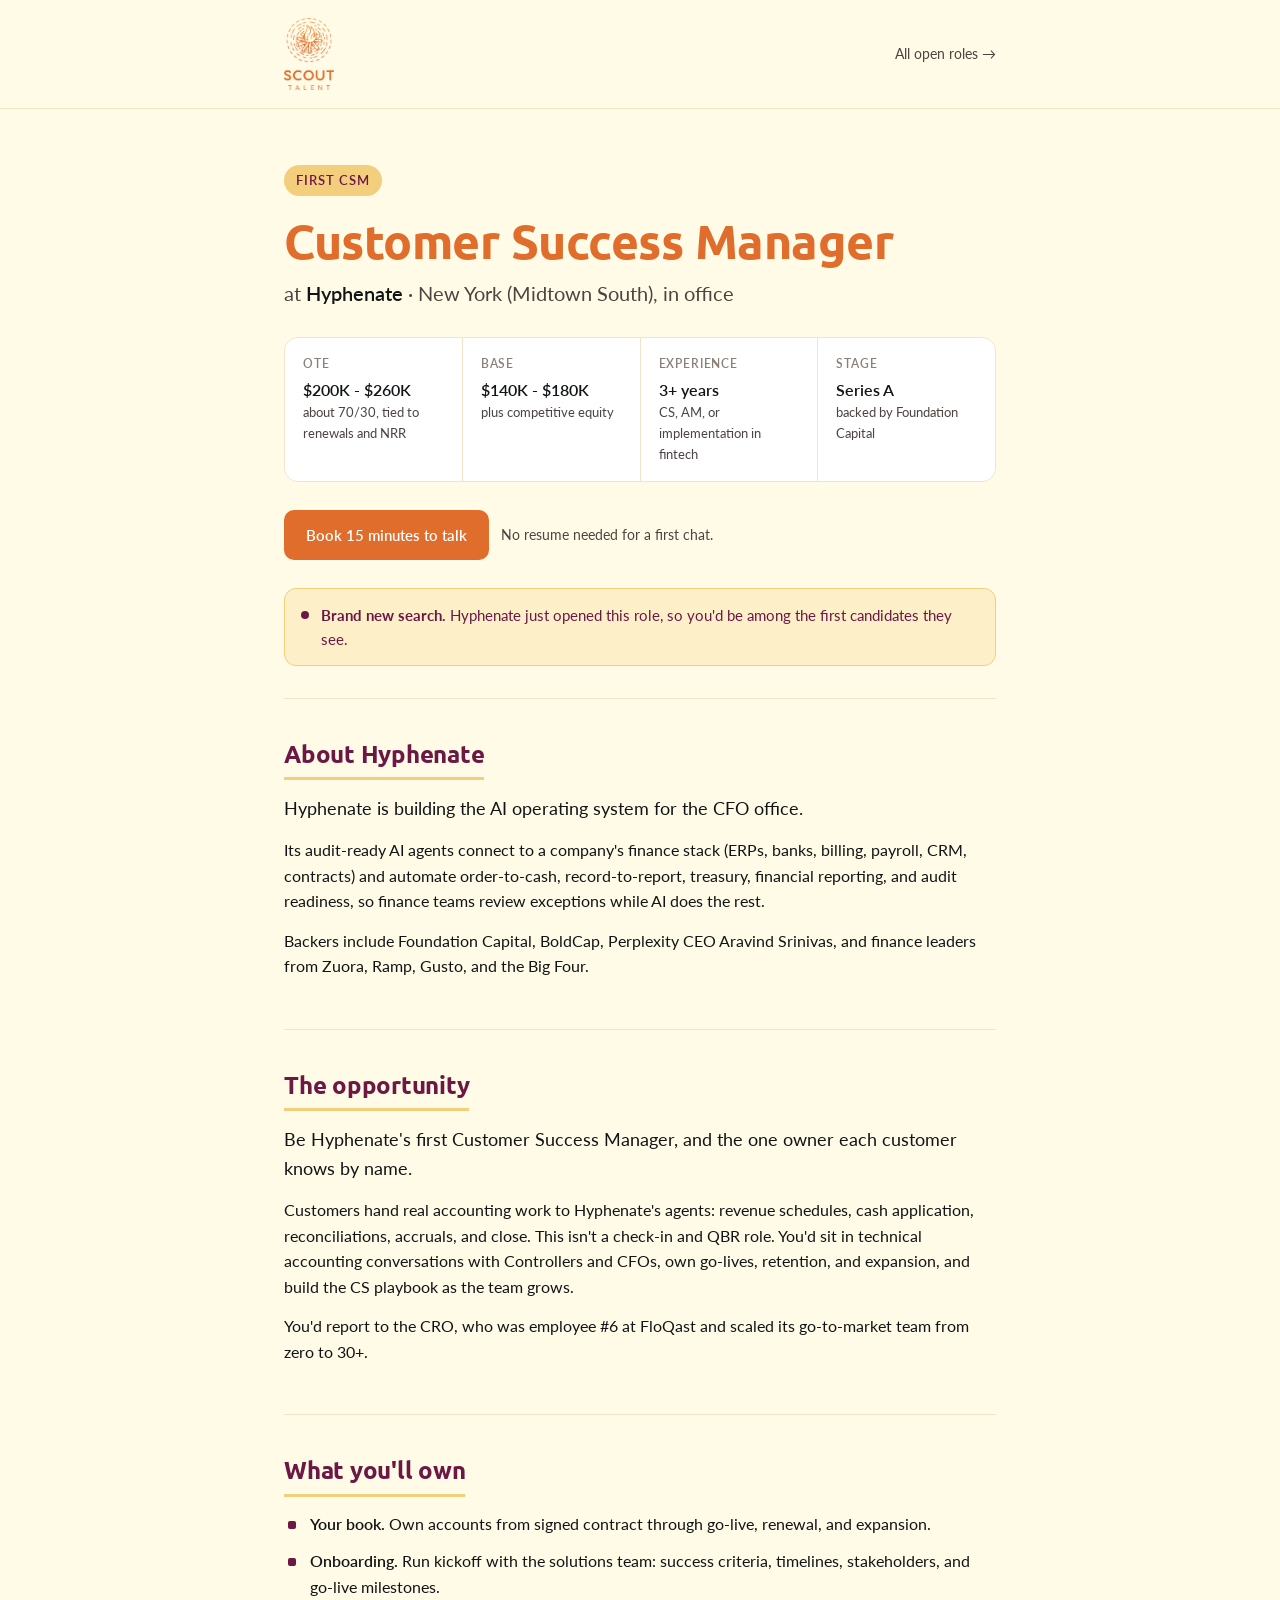
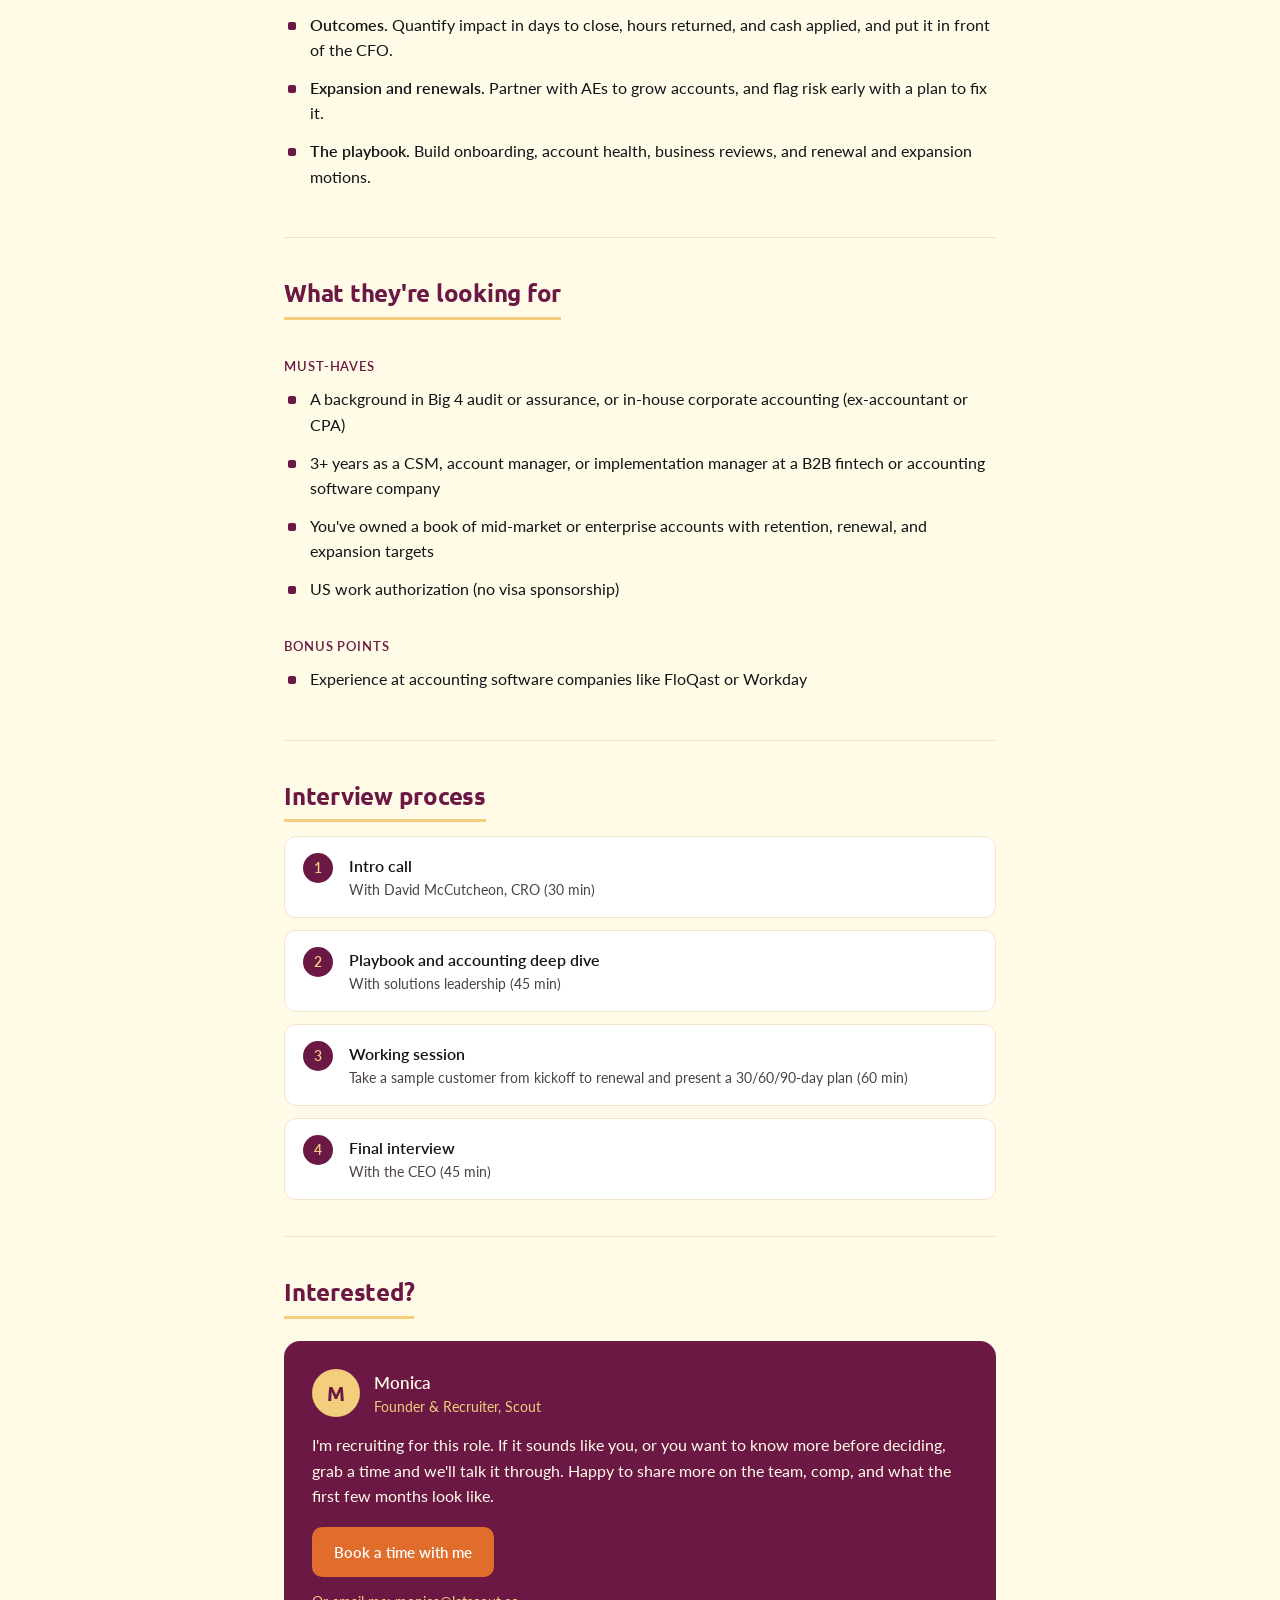
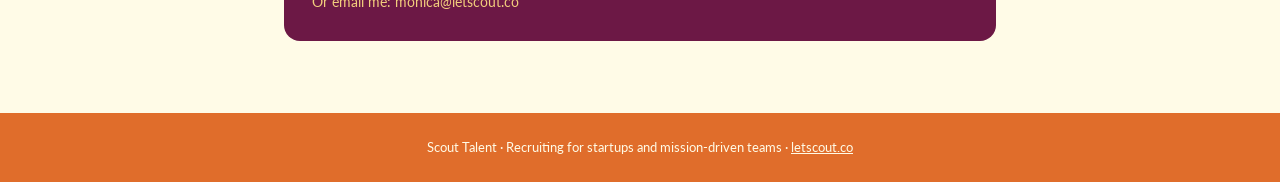
<file: hyphenate-customer-success-manager/index.html>
<!DOCTYPE html>
<html lang="en">
<head>
<meta charset="utf-8">
<meta name="viewport" content="width=device-width, initial-scale=1">
<title>Customer Success Manager at Hyphenate | Scout</title>
<meta property="og:title" content="Customer Success Manager at Hyphenate | Scout">
<link rel="icon" href="../assets/logo.png">
<link rel="preconnect" href="https://fonts.googleapis.com">
<link rel="preconnect" href="https://fonts.gstatic.com" crossorigin>
<link href="https://fonts.googleapis.com/css2?family=Ubuntu:wght@500;700&family=Lato:wght@400;700&display=swap" rel="stylesheet">
<link rel="stylesheet" href="../assets/style.css">
</head>
<body>

<header class="top">
  <div class="wrap">
    <a class="brand" href="../" aria-label="Scout Talent open roles">
      <img src="../assets/logo.png" alt="Scout Talent logo" class="logo">
    </a>
    <a class="top-link" href="../">All open roles &rarr;</a>
  </div>
</header>

<main class="wrap">

  <section class="hero">
    <span class="eyebrow">First CSM</span>
    <h1>Customer Success Manager</h1>
    <p class="company">at <strong>Hyphenate</strong> &middot; New York (Midtown South), in office</p>

    <div class="facts">
      <div class="fact"><div class="k">OTE</div><div class="v">$200K - $260K</div><div class="s">about 70/30, tied to renewals and NRR</div></div>
      <div class="fact"><div class="k">Base</div><div class="v">$140K - $180K</div><div class="s">plus competitive equity</div></div>
      <div class="fact"><div class="k">Experience</div><div class="v">3+ years</div><div class="s">CS, AM, or implementation in fintech</div></div>
      <div class="fact"><div class="k">Stage</div><div class="v">Series A</div><div class="s">backed by Foundation Capital</div></div>
    </div>

    <div class="cta-row">
      <a class="btn" href="https://calendar.app.google/RUinGAqwi7AAYC8A8">Book 15 minutes to talk</a>
      <span class="cta-note">No resume needed for a first chat.</span>
    </div>

    <div class="urgent">
      <span class="dot" aria-hidden="true"></span>
      <div><strong>Brand new search.</strong> Hyphenate just opened this role, so you&#x27;d be among the first candidates they see.</div>
    </div>
  </section>

  <section class="block">
    <h2>About Hyphenate</h2>
    <p class="lead">Hyphenate is building the AI operating system for the CFO office.</p>
    <p>Its audit-ready AI agents connect to a company&#x27;s finance stack (ERPs, banks, billing, payroll, CRM, contracts) and automate order-to-cash, record-to-report, treasury, financial reporting, and audit readiness, so finance teams review exceptions while AI does the rest.</p>
    <p>Backers include Foundation Capital, BoldCap, Perplexity CEO Aravind Srinivas, and finance leaders from Zuora, Ramp, Gusto, and the Big Four.</p>
  </section>

  <section class="block">
    <h2>The opportunity</h2>
    <p class="lead">Be Hyphenate&#x27;s first Customer Success Manager, and the one owner each customer knows by name.</p>
    <p>Customers hand real accounting work to Hyphenate&#x27;s agents: revenue schedules, cash application, reconciliations, accruals, and close. This isn&#x27;t a check-in and QBR role. You&#x27;d sit in technical accounting conversations with Controllers and CFOs, own go-lives, retention, and expansion, and build the CS playbook as the team grows.</p>
    <p>You&#x27;d report to the CRO, who was employee #6 at FloQast and scaled its go-to-market team from zero to 30+.</p>
  </section>

  <section class="block">
    <h2>What you'll own</h2>
    <ul class="clean">
      <li><strong>Your book.</strong> Own accounts from signed contract through go-live, renewal, and expansion.</li>
      <li><strong>Onboarding.</strong> Run kickoff with the solutions team: success criteria, timelines, stakeholders, and go-live milestones.</li>
      <li><strong>Outcomes.</strong> Quantify impact in days to close, hours returned, and cash applied, and put it in front of the CFO.</li>
      <li><strong>Expansion and renewals.</strong> Partner with AEs to grow accounts, and flag risk early with a plan to fix it.</li>
      <li><strong>The playbook.</strong> Build onboarding, account health, business reviews, and renewal and expansion motions.</li>
    </ul>
  </section>

  <section class="block">
    <h2>What they're looking for</h2>
    <div class="sub">Must-haves</div>
    <ul class="clean">
      <li>A background in Big 4 audit or assurance, or in-house corporate accounting (ex-accountant or CPA)</li>
      <li>3+ years as a CSM, account manager, or implementation manager at a B2B fintech or accounting software company</li>
      <li>You&#x27;ve owned a book of mid-market or enterprise accounts with retention, renewal, and expansion targets</li>
      <li>US work authorization (no visa sponsorship)</li>
    </ul>
    <div class="sub">Bonus points</div>
    <ul class="clean">
      <li>Experience at accounting software companies like FloQast or Workday</li>
    </ul>
  </section>

  <section class="block">
    <h2>Interview process</h2>
    <div class="steps">
      <div class="step"><div><div class="t">Intro call</div><div class="d">With David McCutcheon, CRO (30 min)</div></div></div>
      <div class="step"><div><div class="t">Playbook and accounting deep dive</div><div class="d">With solutions leadership (45 min)</div></div></div>
      <div class="step"><div><div class="t">Working session</div><div class="d">Take a sample customer from kickoff to renewal and present a 30/60/90-day plan (60 min)</div></div></div>
      <div class="step"><div><div class="t">Final interview</div><div class="d">With the CEO (45 min)</div></div></div>
    </div>
  </section>

  <section class="block">
    <h2>Interested?</h2>
    <div class="recruiter">
      <div class="who">
        <div class="avatar" aria-hidden="true">M</div>
        <div>
          <div class="name">Monica</div>
          <div class="role">Founder &amp; Recruiter, Scout</div>
        </div>
      </div>
      <p>I'm recruiting for this role. If it sounds like you, or you want to know more before deciding, grab a time and we'll talk it through. Happy to share more on the team, comp, and what the first few months look like.</p>
      <div class="cta-row" style="margin-top:18px">
        <a class="btn" href="https://calendar.app.google/RUinGAqwi7AAYC8A8">Book a time with me</a>
      </div>
      <div class="contact-line">Or email me: monica@letscout.co</div>
    </div>
  </section>

</main>

<footer>
  <div class="wrap">Scout Talent &middot; Recruiting for startups and mission-driven teams &middot; <a href="https://www.letscout.co">letscout.co</a></div>
</footer>

</body>
</html>
</file>
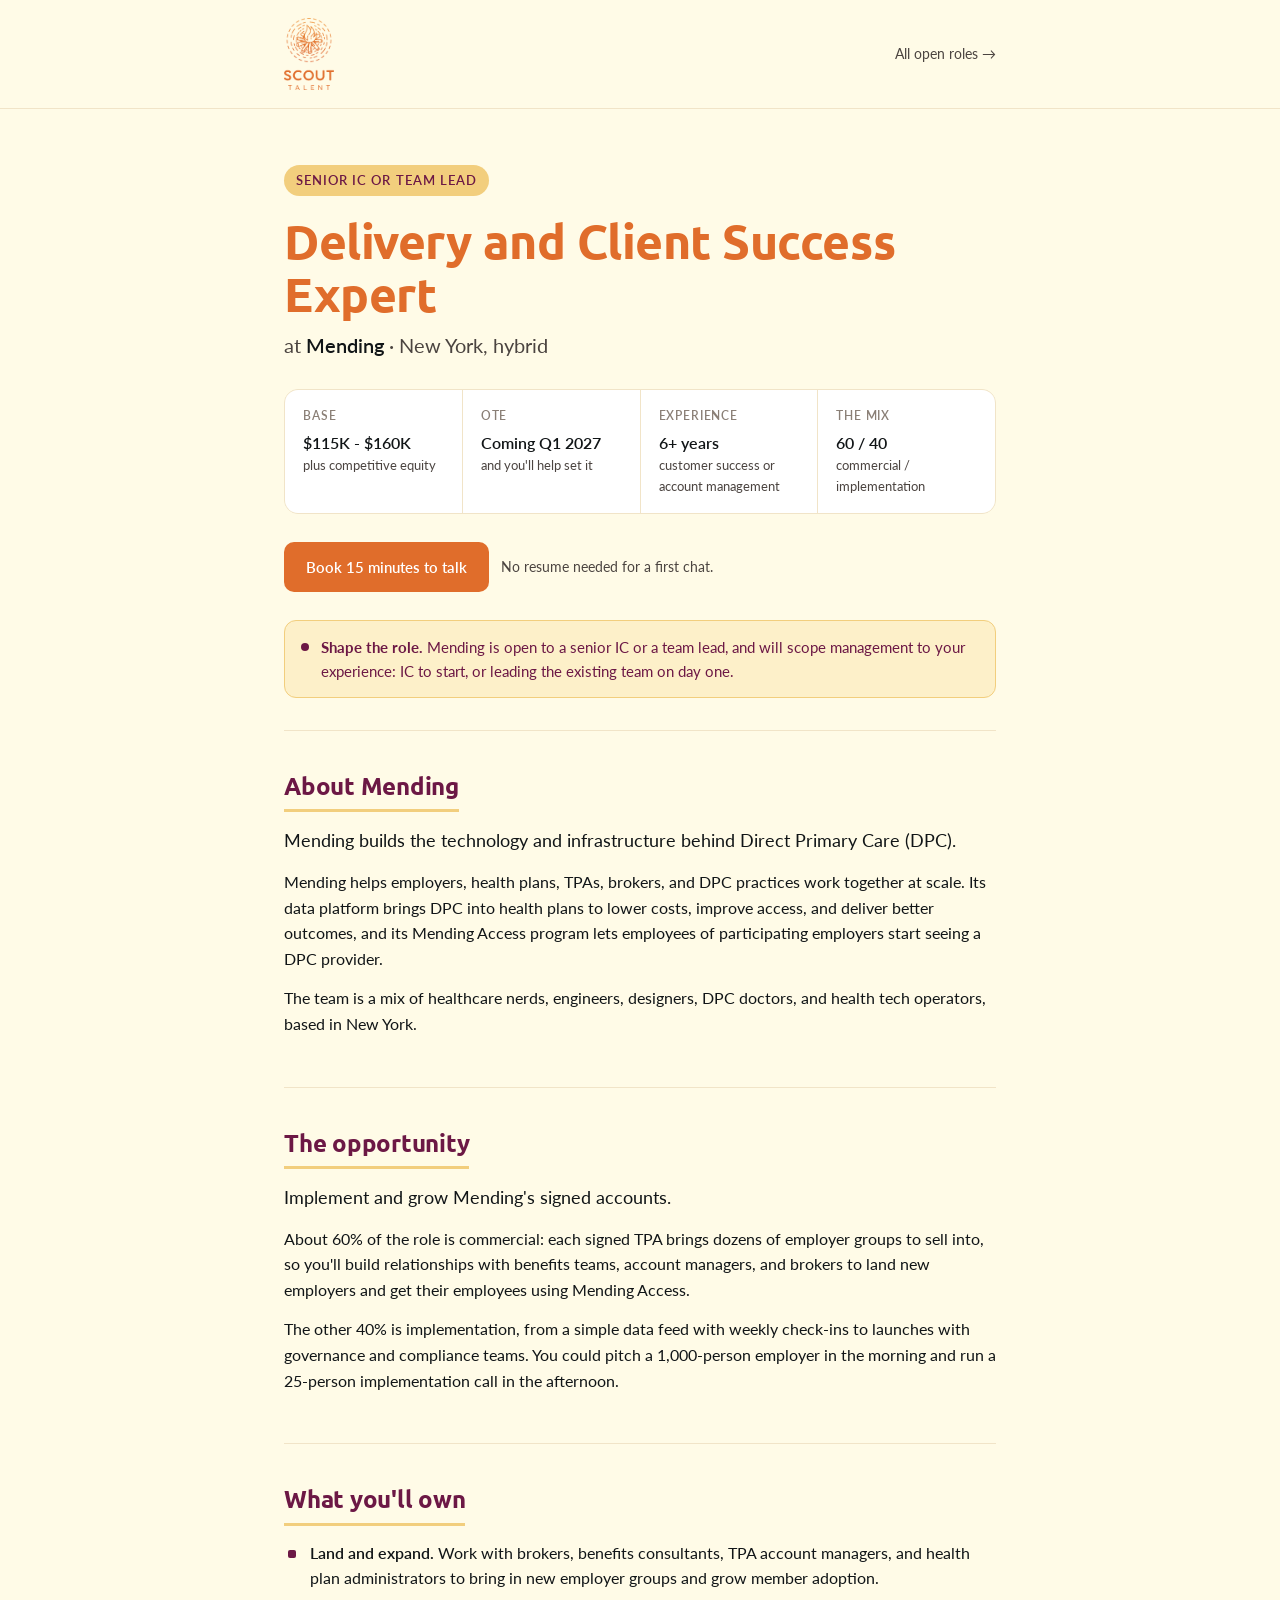
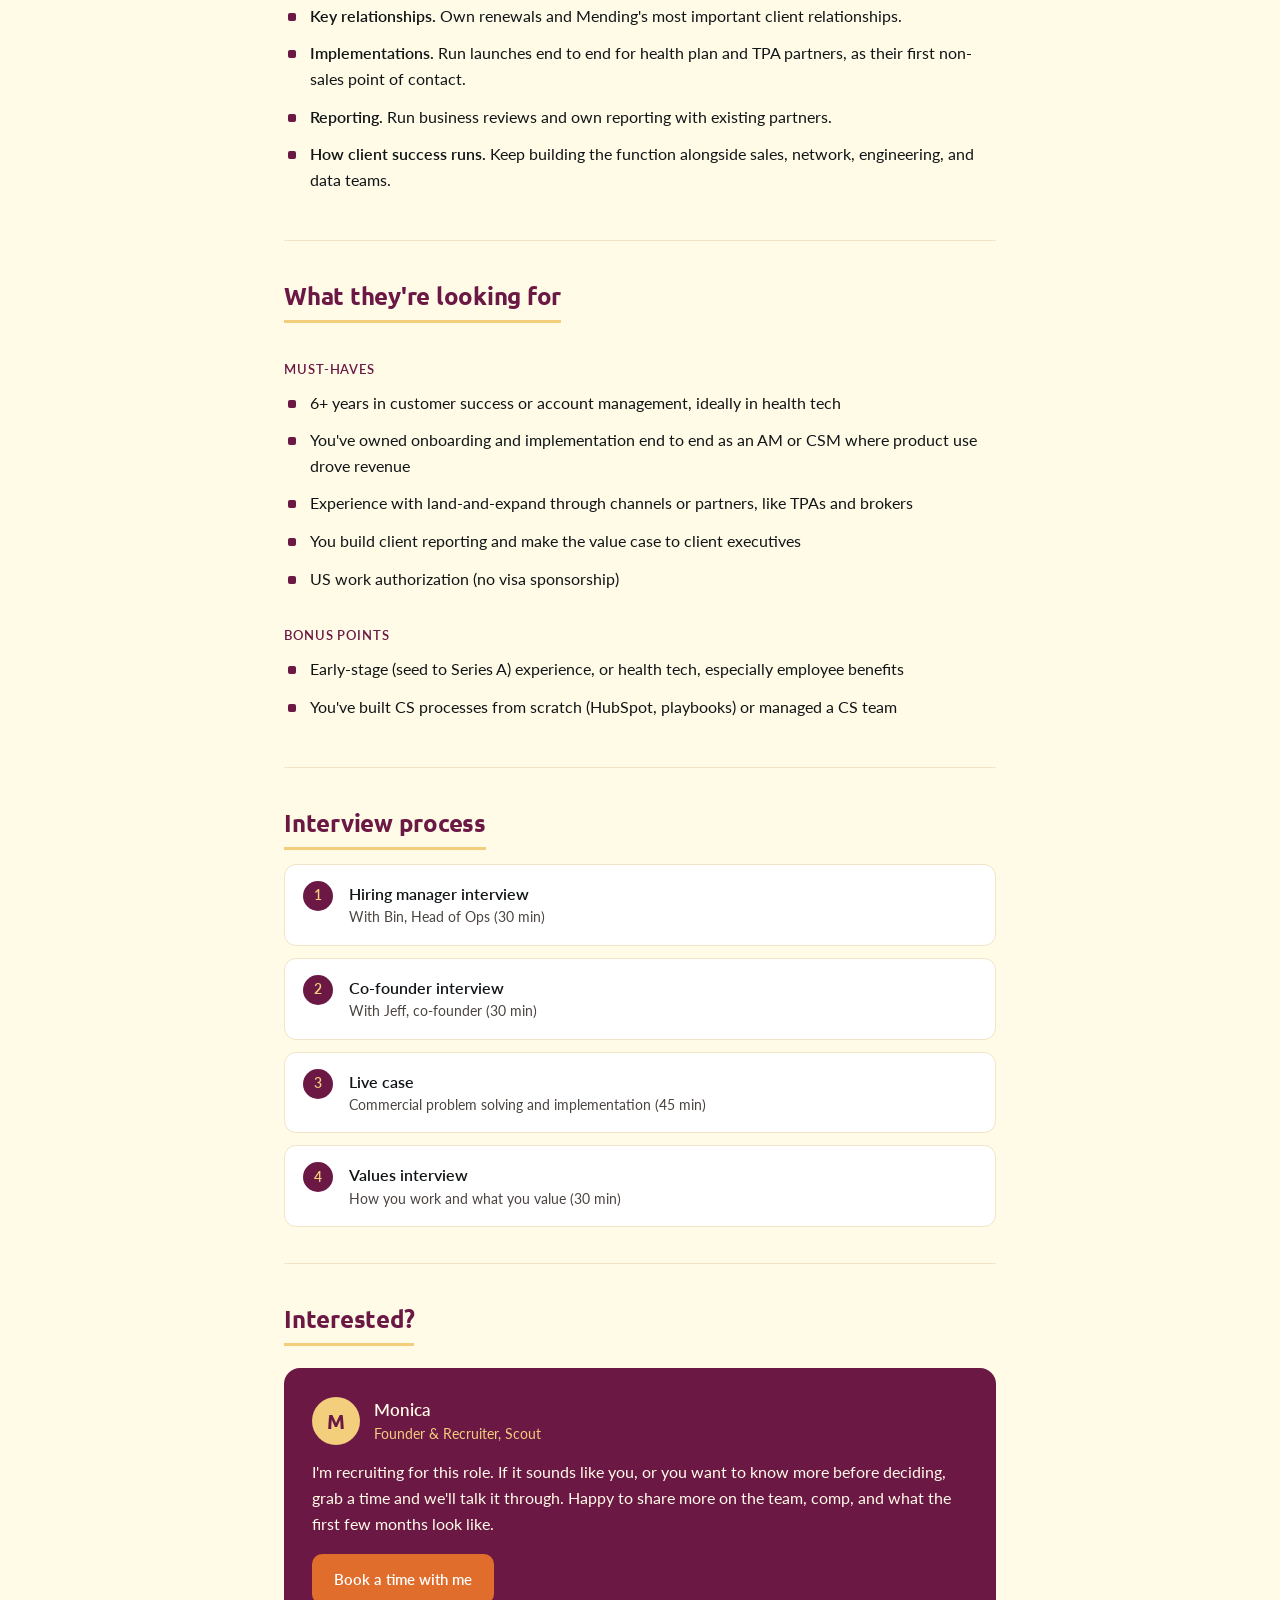
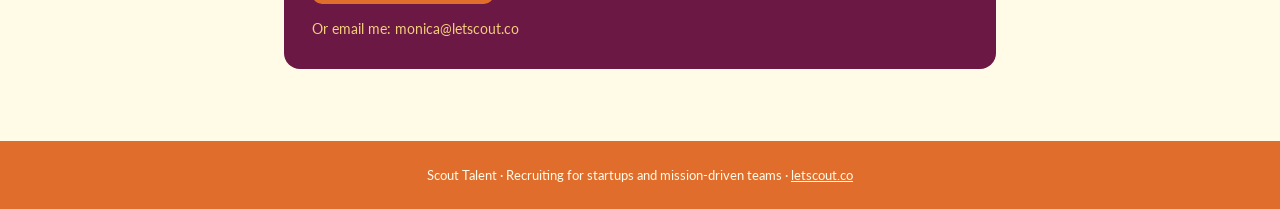
<file: mending-delivery-client-success/index.html>
<!DOCTYPE html>
<html lang="en">
<head>
<meta charset="utf-8">
<meta name="viewport" content="width=device-width, initial-scale=1">
<title>Delivery and Client Success Expert at Mending | Scout</title>
<meta property="og:title" content="Delivery and Client Success Expert at Mending | Scout">
<link rel="icon" href="../assets/logo.png">
<link rel="preconnect" href="https://fonts.googleapis.com">
<link rel="preconnect" href="https://fonts.gstatic.com" crossorigin>
<link href="https://fonts.googleapis.com/css2?family=Ubuntu:wght@500;700&family=Lato:wght@400;700&display=swap" rel="stylesheet">
<link rel="stylesheet" href="../assets/style.css">
</head>
<body>

<header class="top">
  <div class="wrap">
    <a class="brand" href="../" aria-label="Scout Talent open roles">
      <img src="../assets/logo.png" alt="Scout Talent logo" class="logo">
    </a>
    <a class="top-link" href="../">All open roles &rarr;</a>
  </div>
</header>

<main class="wrap">

  <section class="hero">
    <span class="eyebrow">Senior IC or team lead</span>
    <h1>Delivery and Client Success Expert</h1>
    <p class="company">at <strong>Mending</strong> &middot; New York, hybrid</p>

    <div class="facts">
      <div class="fact"><div class="k">Base</div><div class="v">$115K - $160K</div><div class="s">plus competitive equity</div></div>
      <div class="fact"><div class="k">OTE</div><div class="v">Coming Q1 2027</div><div class="s">and you&#x27;ll help set it</div></div>
      <div class="fact"><div class="k">Experience</div><div class="v">6+ years</div><div class="s">customer success or account management</div></div>
      <div class="fact"><div class="k">The mix</div><div class="v">60 / 40</div><div class="s">commercial / implementation</div></div>
    </div>

    <div class="cta-row">
      <a class="btn" href="https://calendar.app.google/RUinGAqwi7AAYC8A8">Book 15 minutes to talk</a>
      <span class="cta-note">No resume needed for a first chat.</span>
    </div>

    <div class="urgent">
      <span class="dot" aria-hidden="true"></span>
      <div><strong>Shape the role.</strong> Mending is open to a senior IC or a team lead, and will scope management to your experience: IC to start, or leading the existing team on day one.</div>
    </div>
  </section>

  <section class="block">
    <h2>About Mending</h2>
    <p class="lead">Mending builds the technology and infrastructure behind Direct Primary Care (DPC).</p>
    <p>Mending helps employers, health plans, TPAs, brokers, and DPC practices work together at scale. Its data platform brings DPC into health plans to lower costs, improve access, and deliver better outcomes, and its Mending Access program lets employees of participating employers start seeing a DPC provider.</p>
    <p>The team is a mix of healthcare nerds, engineers, designers, DPC doctors, and health tech operators, based in New York.</p>
  </section>

  <section class="block">
    <h2>The opportunity</h2>
    <p class="lead">Implement and grow Mending&#x27;s signed accounts.</p>
    <p>About 60% of the role is commercial: each signed TPA brings dozens of employer groups to sell into, so you&#x27;ll build relationships with benefits teams, account managers, and brokers to land new employers and get their employees using Mending Access.</p>
    <p>The other 40% is implementation, from a simple data feed with weekly check-ins to launches with governance and compliance teams. You could pitch a 1,000-person employer in the morning and run a 25-person implementation call in the afternoon.</p>
  </section>

  <section class="block">
    <h2>What you'll own</h2>
    <ul class="clean">
      <li><strong>Land and expand.</strong> Work with brokers, benefits consultants, TPA account managers, and health plan administrators to bring in new employer groups and grow member adoption.</li>
      <li><strong>Key relationships.</strong> Own renewals and Mending&#x27;s most important client relationships.</li>
      <li><strong>Implementations.</strong> Run launches end to end for health plan and TPA partners, as their first non-sales point of contact.</li>
      <li><strong>Reporting.</strong> Run business reviews and own reporting with existing partners.</li>
      <li><strong>How client success runs.</strong> Keep building the function alongside sales, network, engineering, and data teams.</li>
    </ul>
  </section>

  <section class="block">
    <h2>What they're looking for</h2>
    <div class="sub">Must-haves</div>
    <ul class="clean">
      <li>6+ years in customer success or account management, ideally in health tech</li>
      <li>You&#x27;ve owned onboarding and implementation end to end as an AM or CSM where product use drove revenue</li>
      <li>Experience with land-and-expand through channels or partners, like TPAs and brokers</li>
      <li>You build client reporting and make the value case to client executives</li>
      <li>US work authorization (no visa sponsorship)</li>
    </ul>
    <div class="sub">Bonus points</div>
    <ul class="clean">
      <li>Early-stage (seed to Series A) experience, or health tech, especially employee benefits</li>
      <li>You&#x27;ve built CS processes from scratch (HubSpot, playbooks) or managed a CS team</li>
    </ul>
  </section>

  <section class="block">
    <h2>Interview process</h2>
    <div class="steps">
      <div class="step"><div><div class="t">Hiring manager interview</div><div class="d">With Bin, Head of Ops (30 min)</div></div></div>
      <div class="step"><div><div class="t">Co-founder interview</div><div class="d">With Jeff, co-founder (30 min)</div></div></div>
      <div class="step"><div><div class="t">Live case</div><div class="d">Commercial problem solving and implementation (45 min)</div></div></div>
      <div class="step"><div><div class="t">Values interview</div><div class="d">How you work and what you value (30 min)</div></div></div>
    </div>
  </section>

  <section class="block">
    <h2>Interested?</h2>
    <div class="recruiter">
      <div class="who">
        <div class="avatar" aria-hidden="true">M</div>
        <div>
          <div class="name">Monica</div>
          <div class="role">Founder &amp; Recruiter, Scout</div>
        </div>
      </div>
      <p>I'm recruiting for this role. If it sounds like you, or you want to know more before deciding, grab a time and we'll talk it through. Happy to share more on the team, comp, and what the first few months look like.</p>
      <div class="cta-row" style="margin-top:18px">
        <a class="btn" href="https://calendar.app.google/RUinGAqwi7AAYC8A8">Book a time with me</a>
      </div>
      <div class="contact-line">Or email me: monica@letscout.co</div>
    </div>
  </section>

</main>

<footer>
  <div class="wrap">Scout Talent &middot; Recruiting for startups and mission-driven teams &middot; <a href="https://www.letscout.co">letscout.co</a></div>
</footer>

</body>
</html>
</file>
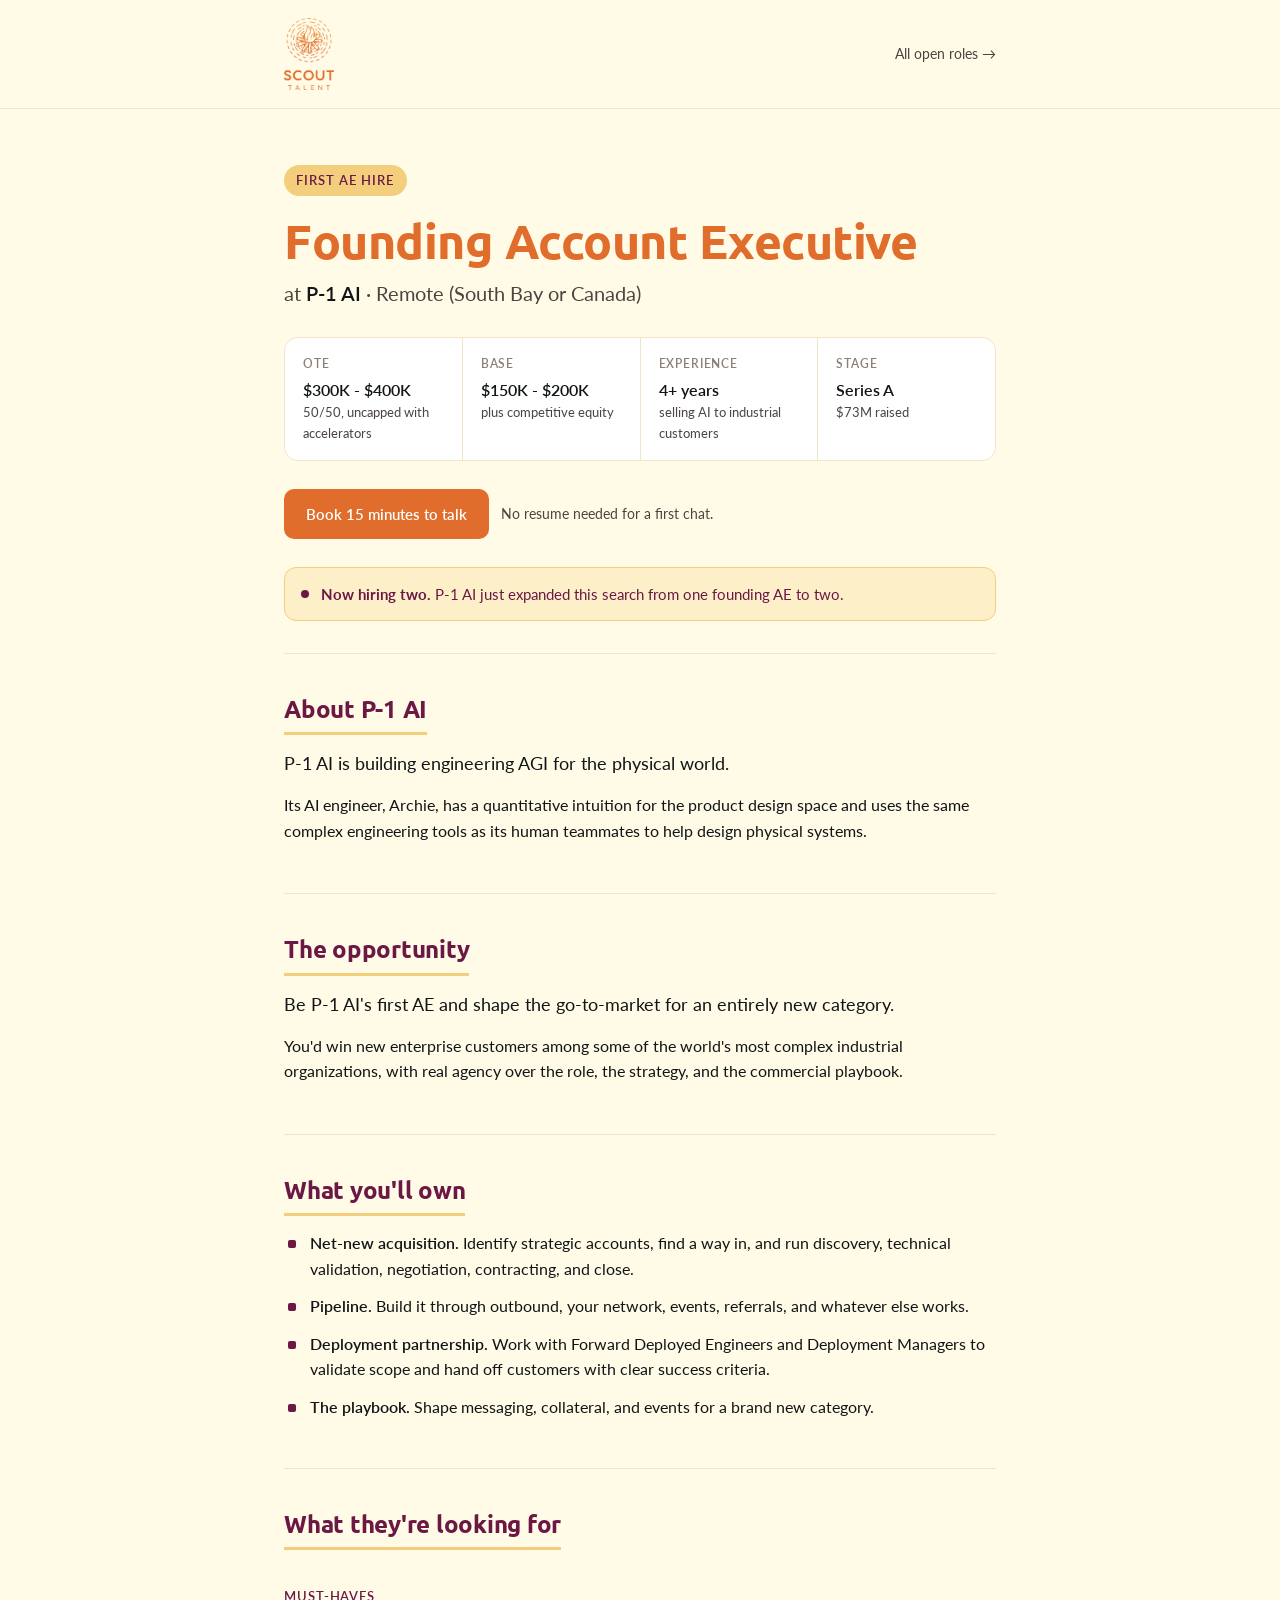
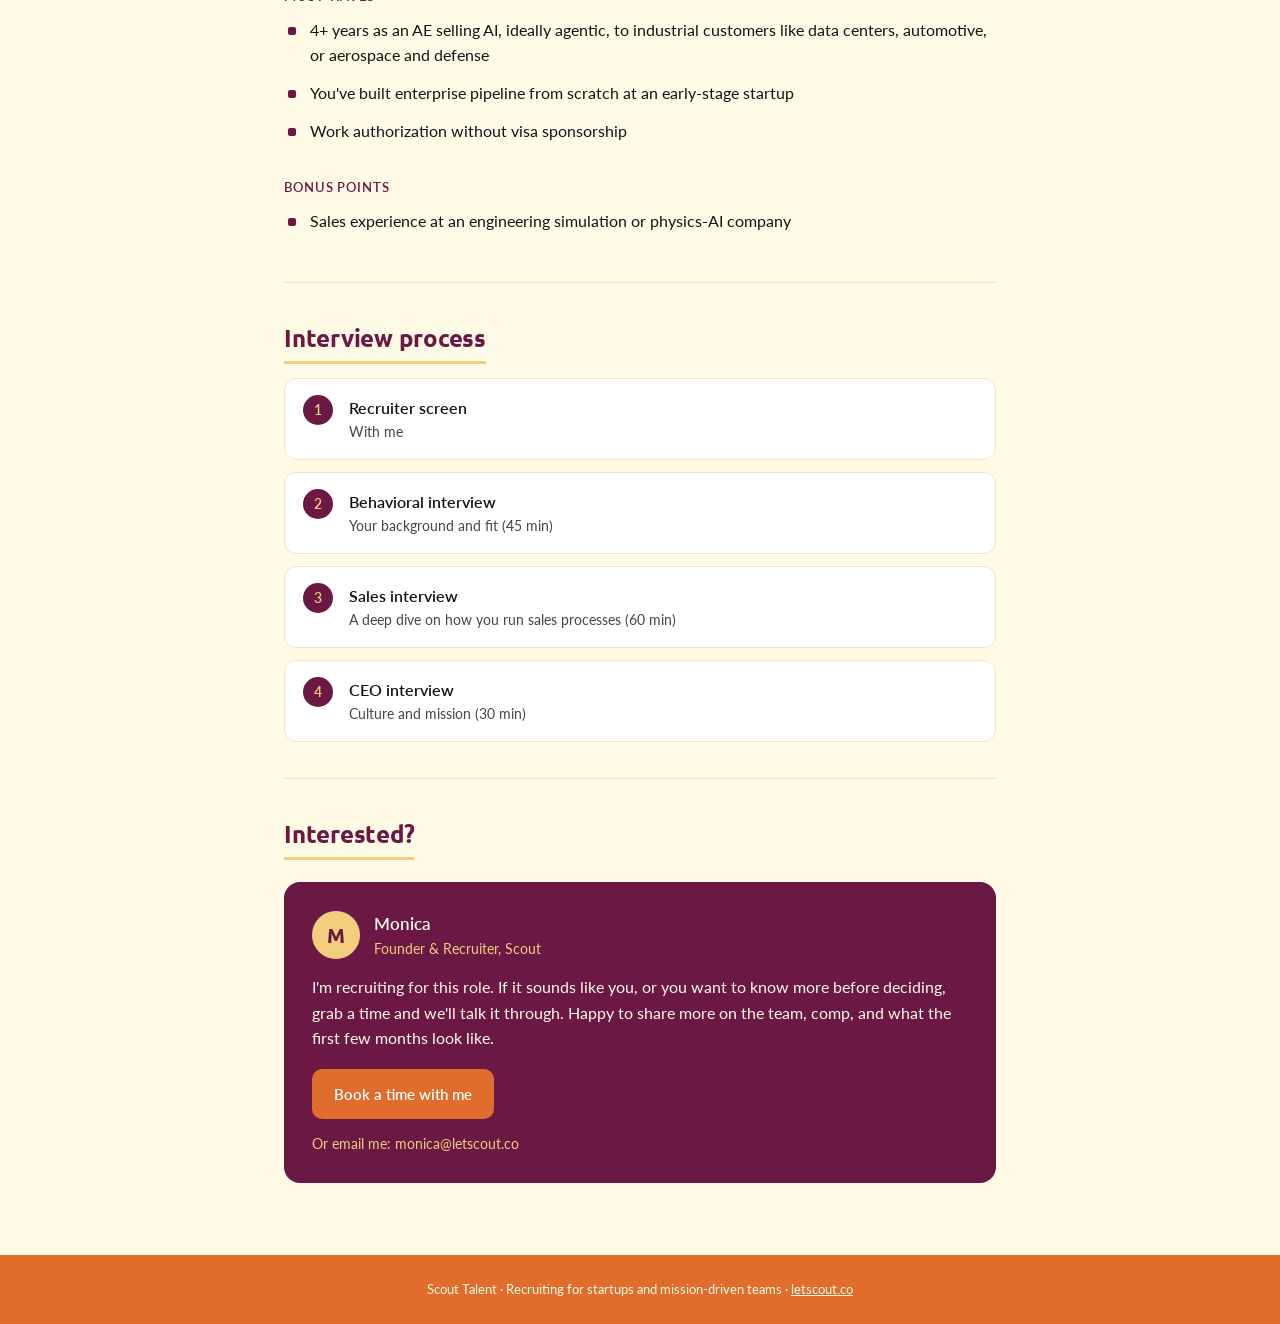
<file: p1-ai-founding-ae/index.html>
<!DOCTYPE html>
<html lang="en">
<head>
<meta charset="utf-8">
<meta name="viewport" content="width=device-width, initial-scale=1">
<title>Founding Account Executive at P-1 AI | Scout</title>
<meta property="og:title" content="Founding Account Executive at P-1 AI | Scout">
<link rel="icon" href="../assets/logo.png">
<link rel="preconnect" href="https://fonts.googleapis.com">
<link rel="preconnect" href="https://fonts.gstatic.com" crossorigin>
<link href="https://fonts.googleapis.com/css2?family=Ubuntu:wght@500;700&family=Lato:wght@400;700&display=swap" rel="stylesheet">
<link rel="stylesheet" href="../assets/style.css">
</head>
<body>

<header class="top">
  <div class="wrap">
    <a class="brand" href="../" aria-label="Scout Talent open roles">
      <img src="../assets/logo.png" alt="Scout Talent logo" class="logo">
    </a>
    <a class="top-link" href="../">All open roles &rarr;</a>
  </div>
</header>

<main class="wrap">

  <section class="hero">
    <span class="eyebrow">First AE hire</span>
    <h1>Founding Account Executive</h1>
    <p class="company">at <strong>P-1 AI</strong> &middot; Remote (South Bay or Canada)</p>

    <div class="facts">
      <div class="fact"><div class="k">OTE</div><div class="v">$300K - $400K</div><div class="s">50/50, uncapped with accelerators</div></div>
      <div class="fact"><div class="k">Base</div><div class="v">$150K - $200K</div><div class="s">plus competitive equity</div></div>
      <div class="fact"><div class="k">Experience</div><div class="v">4+ years</div><div class="s">selling AI to industrial customers</div></div>
      <div class="fact"><div class="k">Stage</div><div class="v">Series A</div><div class="s">$73M raised</div></div>
    </div>

    <div class="cta-row">
      <a class="btn" href="https://calendar.app.google/RUinGAqwi7AAYC8A8">Book 15 minutes to talk</a>
      <span class="cta-note">No resume needed for a first chat.</span>
    </div>

    <div class="urgent">
      <span class="dot" aria-hidden="true"></span>
      <div><strong>Now hiring two.</strong> P-1 AI just expanded this search from one founding AE to two.</div>
    </div>
  </section>

  <section class="block">
    <h2>About P-1 AI</h2>
    <p class="lead">P-1 AI is building engineering AGI for the physical world.</p>
    <p>Its AI engineer, Archie, has a quantitative intuition for the product design space and uses the same complex engineering tools as its human teammates to help design physical systems.</p>
  </section>

  <section class="block">
    <h2>The opportunity</h2>
    <p class="lead">Be P-1 AI&#x27;s first AE and shape the go-to-market for an entirely new category.</p>
    <p>You&#x27;d win new enterprise customers among some of the world&#x27;s most complex industrial organizations, with real agency over the role, the strategy, and the commercial playbook.</p>
  </section>

  <section class="block">
    <h2>What you'll own</h2>
    <ul class="clean">
      <li><strong>Net-new acquisition.</strong> Identify strategic accounts, find a way in, and run discovery, technical validation, negotiation, contracting, and close.</li>
      <li><strong>Pipeline.</strong> Build it through outbound, your network, events, referrals, and whatever else works.</li>
      <li><strong>Deployment partnership.</strong> Work with Forward Deployed Engineers and Deployment Managers to validate scope and hand off customers with clear success criteria.</li>
      <li><strong>The playbook.</strong> Shape messaging, collateral, and events for a brand new category.</li>
    </ul>
  </section>

  <section class="block">
    <h2>What they're looking for</h2>
    <div class="sub">Must-haves</div>
    <ul class="clean">
      <li>4+ years as an AE selling AI, ideally agentic, to industrial customers like data centers, automotive, or aerospace and defense</li>
      <li>You&#x27;ve built enterprise pipeline from scratch at an early-stage startup</li>
      <li>Work authorization without visa sponsorship</li>
    </ul>
    <div class="sub">Bonus points</div>
    <ul class="clean">
      <li>Sales experience at an engineering simulation or physics-AI company</li>
    </ul>
  </section>

  <section class="block">
    <h2>Interview process</h2>
    <div class="steps">
      <div class="step"><div><div class="t">Recruiter screen</div><div class="d">With me</div></div></div>
      <div class="step"><div><div class="t">Behavioral interview</div><div class="d">Your background and fit (45 min)</div></div></div>
      <div class="step"><div><div class="t">Sales interview</div><div class="d">A deep dive on how you run sales processes (60 min)</div></div></div>
      <div class="step"><div><div class="t">CEO interview</div><div class="d">Culture and mission (30 min)</div></div></div>
    </div>
  </section>

  <section class="block">
    <h2>Interested?</h2>
    <div class="recruiter">
      <div class="who">
        <div class="avatar" aria-hidden="true">M</div>
        <div>
          <div class="name">Monica</div>
          <div class="role">Founder &amp; Recruiter, Scout</div>
        </div>
      </div>
      <p>I'm recruiting for this role. If it sounds like you, or you want to know more before deciding, grab a time and we'll talk it through. Happy to share more on the team, comp, and what the first few months look like.</p>
      <div class="cta-row" style="margin-top:18px">
        <a class="btn" href="https://calendar.app.google/RUinGAqwi7AAYC8A8">Book a time with me</a>
      </div>
      <div class="contact-line">Or email me: monica@letscout.co</div>
    </div>
  </section>

</main>

<footer>
  <div class="wrap">Scout Talent &middot; Recruiting for startups and mission-driven teams &middot; <a href="https://www.letscout.co">letscout.co</a></div>
</footer>

</body>
</html>
</file>
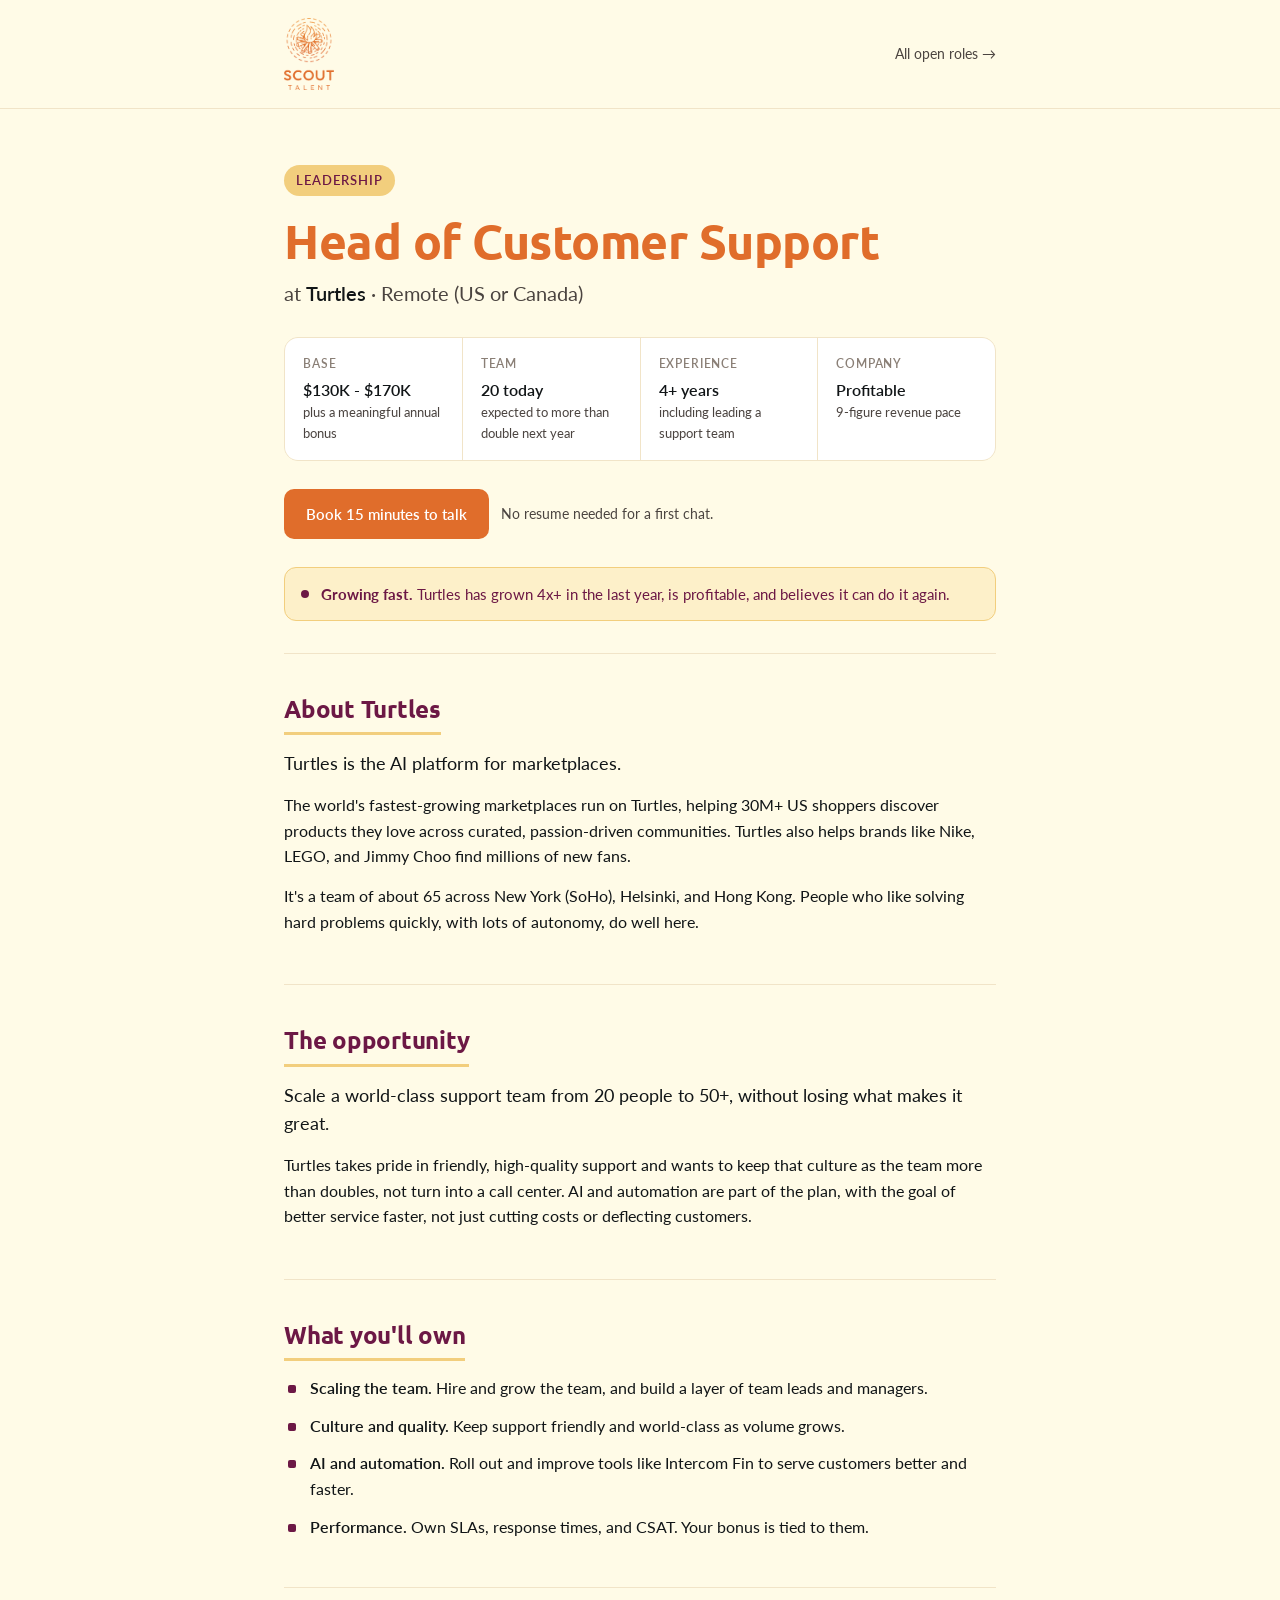
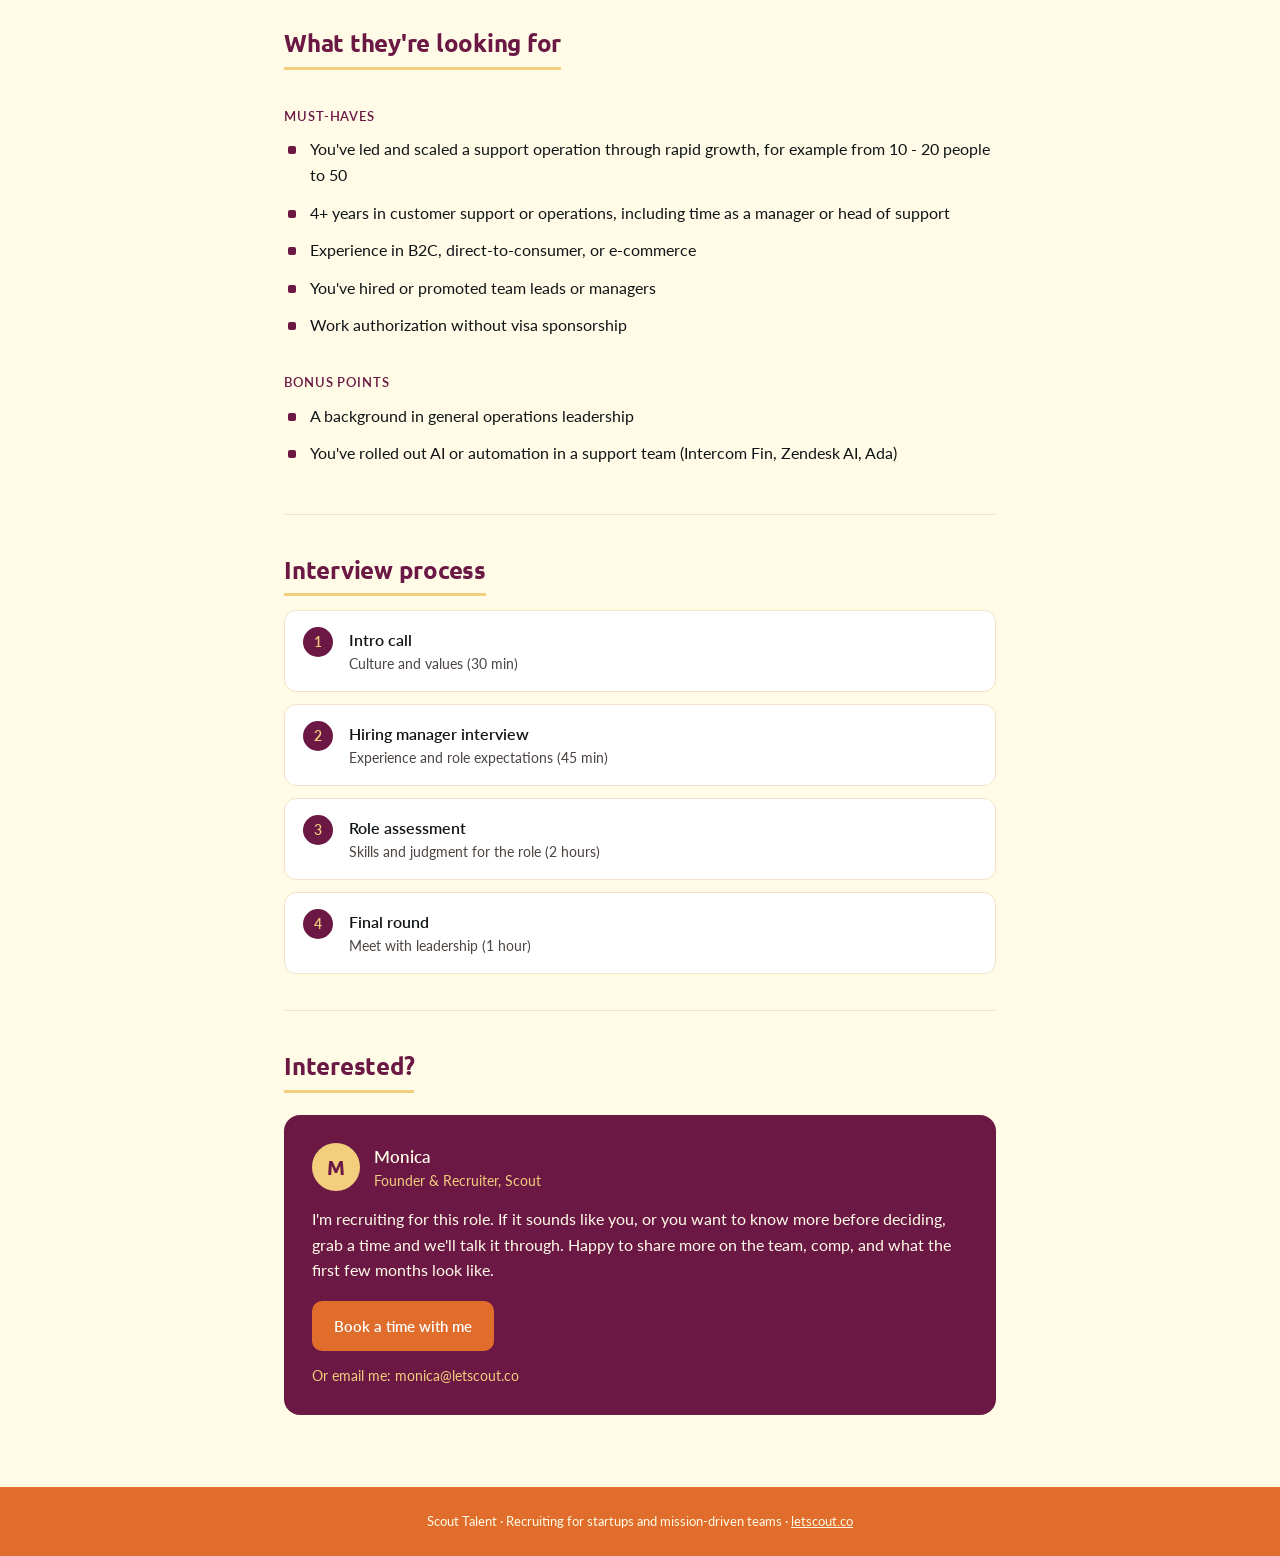
<file: turtles-head-of-customer-support/index.html>
<!DOCTYPE html>
<html lang="en">
<head>
<meta charset="utf-8">
<meta name="viewport" content="width=device-width, initial-scale=1">
<title>Head of Customer Support at Turtles | Scout</title>
<meta property="og:title" content="Head of Customer Support at Turtles | Scout">
<link rel="icon" href="../assets/logo.png">
<link rel="preconnect" href="https://fonts.googleapis.com">
<link rel="preconnect" href="https://fonts.gstatic.com" crossorigin>
<link href="https://fonts.googleapis.com/css2?family=Ubuntu:wght@500;700&family=Lato:wght@400;700&display=swap" rel="stylesheet">
<link rel="stylesheet" href="../assets/style.css">
</head>
<body>

<header class="top">
  <div class="wrap">
    <a class="brand" href="../" aria-label="Scout Talent open roles">
      <img src="../assets/logo.png" alt="Scout Talent logo" class="logo">
    </a>
    <a class="top-link" href="../">All open roles &rarr;</a>
  </div>
</header>

<main class="wrap">

  <section class="hero">
    <span class="eyebrow">Leadership</span>
    <h1>Head of Customer Support</h1>
    <p class="company">at <strong>Turtles</strong> &middot; Remote (US or Canada)</p>

    <div class="facts">
      <div class="fact"><div class="k">Base</div><div class="v">$130K - $170K</div><div class="s">plus a meaningful annual bonus</div></div>
      <div class="fact"><div class="k">Team</div><div class="v">20 today</div><div class="s">expected to more than double next year</div></div>
      <div class="fact"><div class="k">Experience</div><div class="v">4+ years</div><div class="s">including leading a support team</div></div>
      <div class="fact"><div class="k">Company</div><div class="v">Profitable</div><div class="s">9-figure revenue pace</div></div>
    </div>

    <div class="cta-row">
      <a class="btn" href="https://calendar.app.google/RUinGAqwi7AAYC8A8">Book 15 minutes to talk</a>
      <span class="cta-note">No resume needed for a first chat.</span>
    </div>

    <div class="urgent">
      <span class="dot" aria-hidden="true"></span>
      <div><strong>Growing fast.</strong> Turtles has grown 4x+ in the last year, is profitable, and believes it can do it again.</div>
    </div>
  </section>

  <section class="block">
    <h2>About Turtles</h2>
    <p class="lead">Turtles is the AI platform for marketplaces.</p>
    <p>The world&#x27;s fastest-growing marketplaces run on Turtles, helping 30M+ US shoppers discover products they love across curated, passion-driven communities. Turtles also helps brands like Nike, LEGO, and Jimmy Choo find millions of new fans.</p>
    <p>It&#x27;s a team of about 65 across New York (SoHo), Helsinki, and Hong Kong. People who like solving hard problems quickly, with lots of autonomy, do well here.</p>
  </section>

  <section class="block">
    <h2>The opportunity</h2>
    <p class="lead">Scale a world-class support team from 20 people to 50+, without losing what makes it great.</p>
    <p>Turtles takes pride in friendly, high-quality support and wants to keep that culture as the team more than doubles, not turn into a call center. AI and automation are part of the plan, with the goal of better service faster, not just cutting costs or deflecting customers.</p>
  </section>

  <section class="block">
    <h2>What you'll own</h2>
    <ul class="clean">
      <li><strong>Scaling the team.</strong> Hire and grow the team, and build a layer of team leads and managers.</li>
      <li><strong>Culture and quality.</strong> Keep support friendly and world-class as volume grows.</li>
      <li><strong>AI and automation.</strong> Roll out and improve tools like Intercom Fin to serve customers better and faster.</li>
      <li><strong>Performance.</strong> Own SLAs, response times, and CSAT. Your bonus is tied to them.</li>
    </ul>
  </section>

  <section class="block">
    <h2>What they're looking for</h2>
    <div class="sub">Must-haves</div>
    <ul class="clean">
      <li>You&#x27;ve led and scaled a support operation through rapid growth, for example from 10 - 20 people to 50</li>
      <li>4+ years in customer support or operations, including time as a manager or head of support</li>
      <li>Experience in B2C, direct-to-consumer, or e-commerce</li>
      <li>You&#x27;ve hired or promoted team leads or managers</li>
      <li>Work authorization without visa sponsorship</li>
    </ul>
    <div class="sub">Bonus points</div>
    <ul class="clean">
      <li>A background in general operations leadership</li>
      <li>You&#x27;ve rolled out AI or automation in a support team (Intercom Fin, Zendesk AI, Ada)</li>
    </ul>
  </section>

  <section class="block">
    <h2>Interview process</h2>
    <div class="steps">
      <div class="step"><div><div class="t">Intro call</div><div class="d">Culture and values (30 min)</div></div></div>
      <div class="step"><div><div class="t">Hiring manager interview</div><div class="d">Experience and role expectations (45 min)</div></div></div>
      <div class="step"><div><div class="t">Role assessment</div><div class="d">Skills and judgment for the role (2 hours)</div></div></div>
      <div class="step"><div><div class="t">Final round</div><div class="d">Meet with leadership (1 hour)</div></div></div>
    </div>
  </section>

  <section class="block">
    <h2>Interested?</h2>
    <div class="recruiter">
      <div class="who">
        <div class="avatar" aria-hidden="true">M</div>
        <div>
          <div class="name">Monica</div>
          <div class="role">Founder &amp; Recruiter, Scout</div>
        </div>
      </div>
      <p>I'm recruiting for this role. If it sounds like you, or you want to know more before deciding, grab a time and we'll talk it through. Happy to share more on the team, comp, and what the first few months look like.</p>
      <div class="cta-row" style="margin-top:18px">
        <a class="btn" href="https://calendar.app.google/RUinGAqwi7AAYC8A8">Book a time with me</a>
      </div>
      <div class="contact-line">Or email me: monica@letscout.co</div>
    </div>
  </section>

</main>

<footer>
  <div class="wrap">Scout Talent &middot; Recruiting for startups and mission-driven teams &middot; <a href="https://www.letscout.co">letscout.co</a></div>
</footer>

</body>
</html>
</file>
<file: assets/style.css>
:root {
    --ink: #111517;
    --ink-soft: #4b4440;
    --muted: #8a7f76;
    --paper: #fffbe7;
    --card: #ffffff;
    --line: #f1e4c8;
    --accent: #e06d2b;
    --accent-dark: #c85a1c;
    --accent-soft: #fbe6d6;
    --plum: #6c1845;
    --gold: #f2ce7d;
  }
  * { box-sizing: border-box; }
  html, body { margin: 0; padding: 0; }
  body {
    background: var(--paper);
    color: var(--ink);
    font-family: "Lato", system-ui, -apple-system, sans-serif;
    font-size: 16px;
    line-height: 1.6;
    -webkit-font-smoothing: antialiased;
  }
  a { color: var(--accent); }
  .wrap { max-width: 760px; margin: 0 auto; padding: 0 24px; }

  header.top {
    border-bottom: 1px solid var(--line);
    background: var(--paper);
  }
  header.top .wrap {
    display: flex; align-items: center; justify-content: space-between;
    padding-top: 18px; padding-bottom: 18px;
  }
  .brand {
    font-family: "Ubuntu", system-ui, sans-serif;
    font-weight: 600; font-size: 24px; letter-spacing: -0.01em;
    color: var(--ink); text-decoration: none;
    display: flex; align-items: center; gap: 10px;
  }
  .brand .logo { height: 72px; width: auto; display: block; }
  .top-link { font-size: 14px; color: var(--ink-soft); text-decoration: none; }
  .top-link:hover { color: var(--accent); }

  .hero { padding: 56px 0 32px; }
  .eyebrow {
    display: inline-block; font-size: 13px; font-weight: 600;
    letter-spacing: 0.08em; text-transform: uppercase;
    color: var(--plum); background: var(--gold);
    padding: 5px 12px; border-radius: 999px; margin-bottom: 18px;
  }
  h1 {
    font-family: "Ubuntu", system-ui, sans-serif;
    font-weight: 600; font-size: clamp(34px, 6vw, 48px);
    line-height: 1.1; letter-spacing: -0.01em; margin: 0 0 10px; color: var(--accent);
  }
  .company { font-size: 20px; color: var(--ink-soft); margin: 0 0 28px; }
  .company strong { color: var(--ink); font-weight: 600; }

  .facts {
    display: grid; grid-template-columns: repeat(auto-fit, minmax(160px, 1fr));
    gap: 1px; background: var(--line);
    border: 1px solid var(--line); border-radius: 14px; overflow: hidden;
  }
  .fact { background: var(--card); padding: 16px 18px; }
  .fact .k { font-size: 12px; text-transform: uppercase; letter-spacing: 0.07em; color: var(--muted); font-weight: 600; }
  .fact .v { font-size: 16px; font-weight: 600; margin-top: 4px; }
  .fact .s { font-size: 13px; color: var(--ink-soft); }

  .cta-row { display: flex; flex-wrap: wrap; gap: 12px; margin-top: 28px; align-items: center; }
  .btn {
    display: inline-block; background: var(--accent); color: #fff;
    text-decoration: none; font-weight: 600; font-size: 15px;
    padding: 13px 22px; border-radius: 10px;
    transition: background .15s ease;
  }
  .btn:hover { background: var(--accent-dark); }
  .cta-note { font-size: 14px; color: var(--ink-soft); }

  .urgent {
    margin-top: 28px; display: flex; gap: 12px; align-items: flex-start;
    background: #fdf0c9; border: 1px solid var(--gold); color: var(--plum); border-radius: 12px;
    padding: 14px 16px; font-size: 15px;
  }
  .urgent .dot { width: 8px; height: 8px; border-radius: 50%; background: var(--plum); margin-top: 8px; flex: none; }

  section.block { padding: 36px 0; border-top: 1px solid var(--line); }
  h2 {
    font-family: "Ubuntu", system-ui, sans-serif; font-weight: 600;
    font-size: 24px; letter-spacing: -0.01em; margin: 0 0 14px;
    color: var(--plum);
    display: inline-block; padding-bottom: 4px; border-bottom: 3px solid var(--gold);
  }
  p { margin: 0 0 14px; color: var(--ink); }
  .lead { font-size: 18px; color: var(--ink); }

  ul.clean { list-style: none; padding: 0; margin: 0; }
  ul.clean li {
    position: relative; padding: 0 0 12px 26px; color: var(--ink);
  }
  ul.clean li::before {
    content: ""; position: absolute; left: 4px; top: 10px;
    width: 8px; height: 8px; border-radius: 2px; background: var(--plum);
  }
  ul.clean li strong { font-weight: 600; }
  .sub { font-size: 13px; font-weight: 600; text-transform: uppercase; letter-spacing: 0.07em; color: var(--plum); margin: 22px 0 10px; }

  .steps { counter-reset: s; display: grid; gap: 12px; }
  .step {
    counter-increment: s; display: flex; gap: 16px; align-items: flex-start;
    background: var(--card); border: 1px solid var(--line); border-radius: 12px; padding: 16px 18px;
  }
  .step::before {
    content: counter(s); flex: none; width: 30px; height: 30px; border-radius: 50%;
    background: var(--plum); color: var(--gold); font-weight: 600;
    display: grid; place-items: center; font-size: 14px;
  }
  .step .t { font-weight: 600; }
  .step .d { font-size: 14px; color: var(--ink-soft); }

  .recruiter {
    background: var(--plum); color: var(--paper); border-radius: 16px;
    padding: 28px; margin: 8px 0 0;
  }
  .recruiter .who { display: flex; align-items: center; gap: 14px; margin-bottom: 14px; }
  .avatar {
    width: 48px; height: 48px; border-radius: 50%; background: var(--gold);
    color: var(--plum); display: grid; place-items: center;
    font-family: "Ubuntu", system-ui, sans-serif; font-size: 20px; font-weight: 600;
  }
  .recruiter .name { font-weight: 600; font-size: 17px; }
  .recruiter .role { font-size: 14px; color: var(--gold); }
  .recruiter p { color: var(--paper); }
  .contact-line { font-size: 14px; color: var(--gold); margin-top: 14px; }

  footer { padding: 24px 0; font-size: 13px; background: var(--accent); color: var(--paper); margin-top: 36px; text-align: center; }
  footer a { color: var(--paper); }

  .roles { display: grid; gap: 16px; padding-bottom: 24px; }
  .role-card {
    display: block; text-decoration: none; color: var(--ink);
    background: var(--card); border: 1px solid var(--line); border-radius: 16px;
    padding: 24px; transition: border-color .15s ease, transform .15s ease, box-shadow .15s ease;
  }
  .role-card:hover { border-color: var(--accent); transform: translateY(-2px); box-shadow: 0 8px 24px rgba(108,24,69,.08); }
  .role-card .eyebrow { margin-bottom: 12px; font-size: 11px; }
  .rc-title { font-family: "Ubuntu", system-ui, sans-serif; font-weight: 700; font-size: 22px; color: var(--plum); }
  .rc-co { color: var(--ink-soft); margin: 2px 0 10px; }
  .rc-blurb { margin: 0 0 16px; }
  .rc-foot { display: flex; justify-content: space-between; align-items: center; gap: 12px; flex-wrap: wrap; border-top: 1px solid var(--line); padding-top: 14px; }
  .rc-comp { font-weight: 700; }
  .rc-link { color: var(--accent); font-weight: 700; }
</file>
